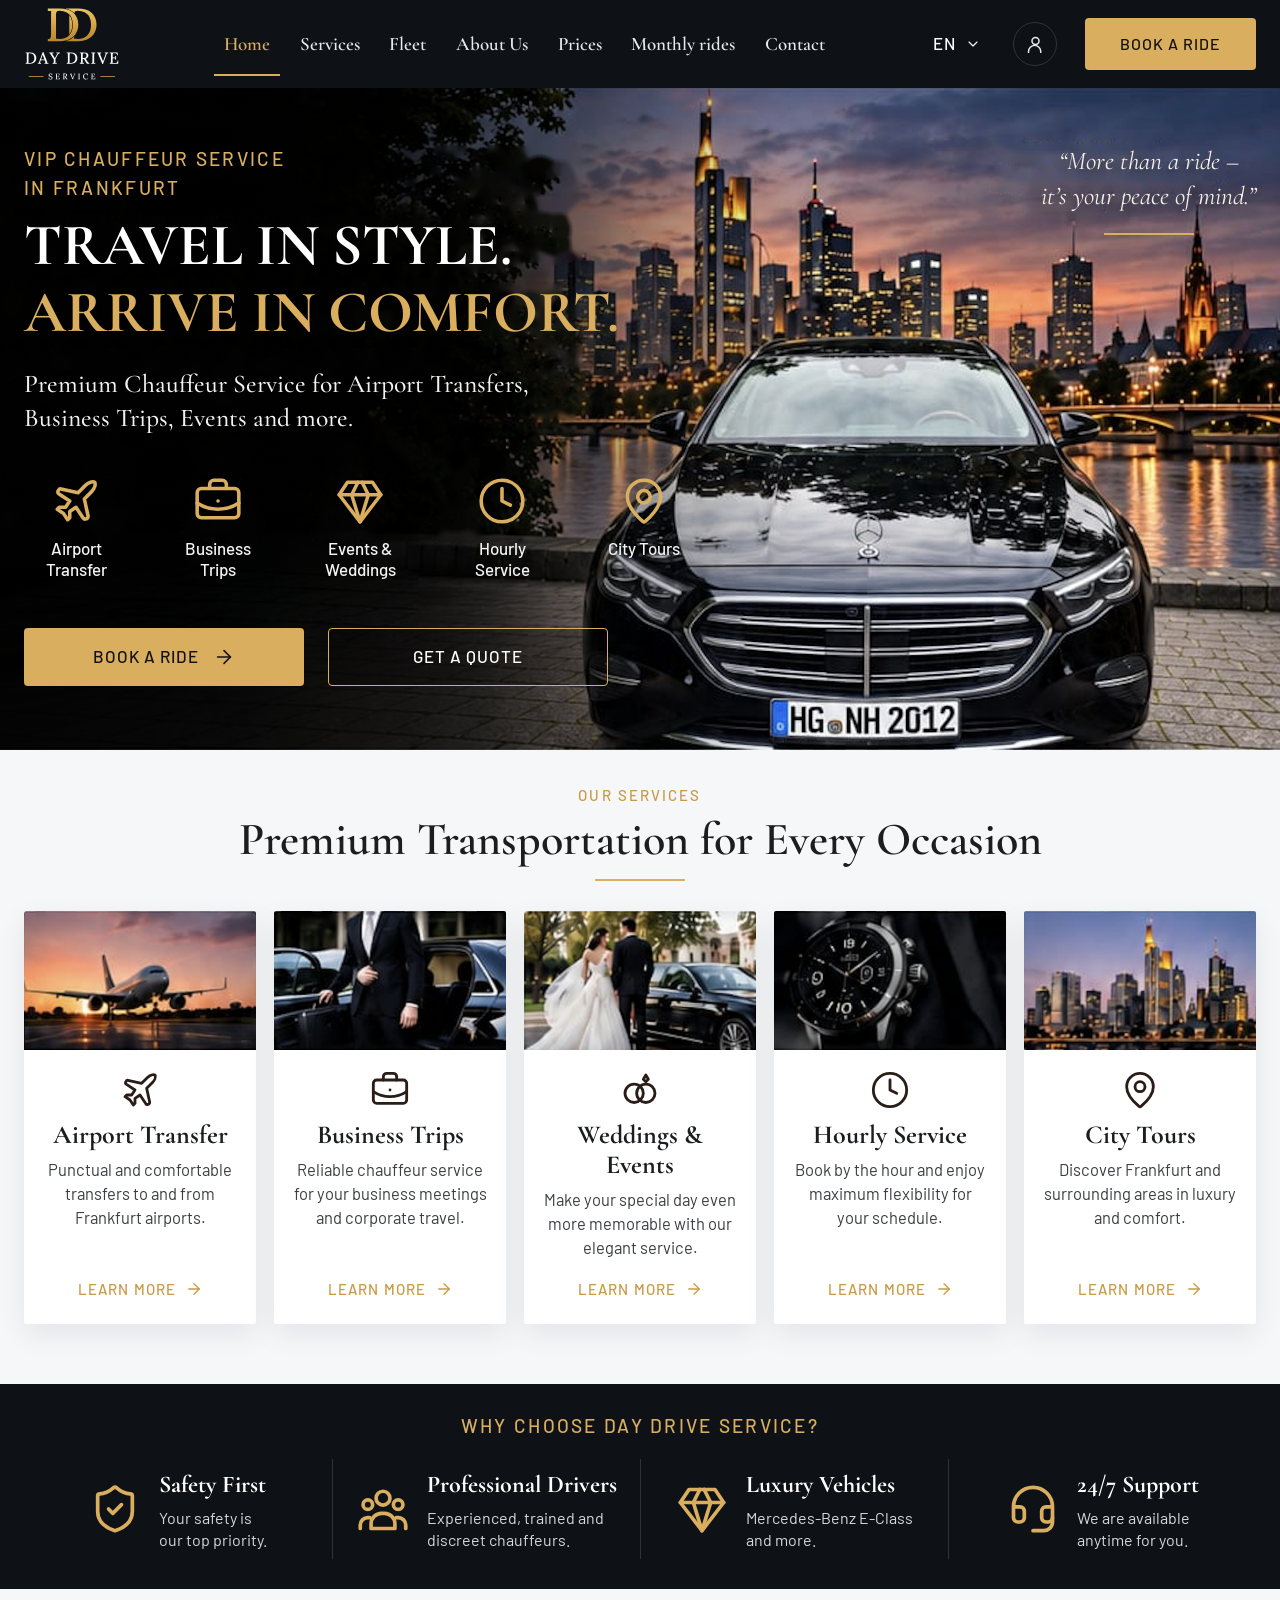
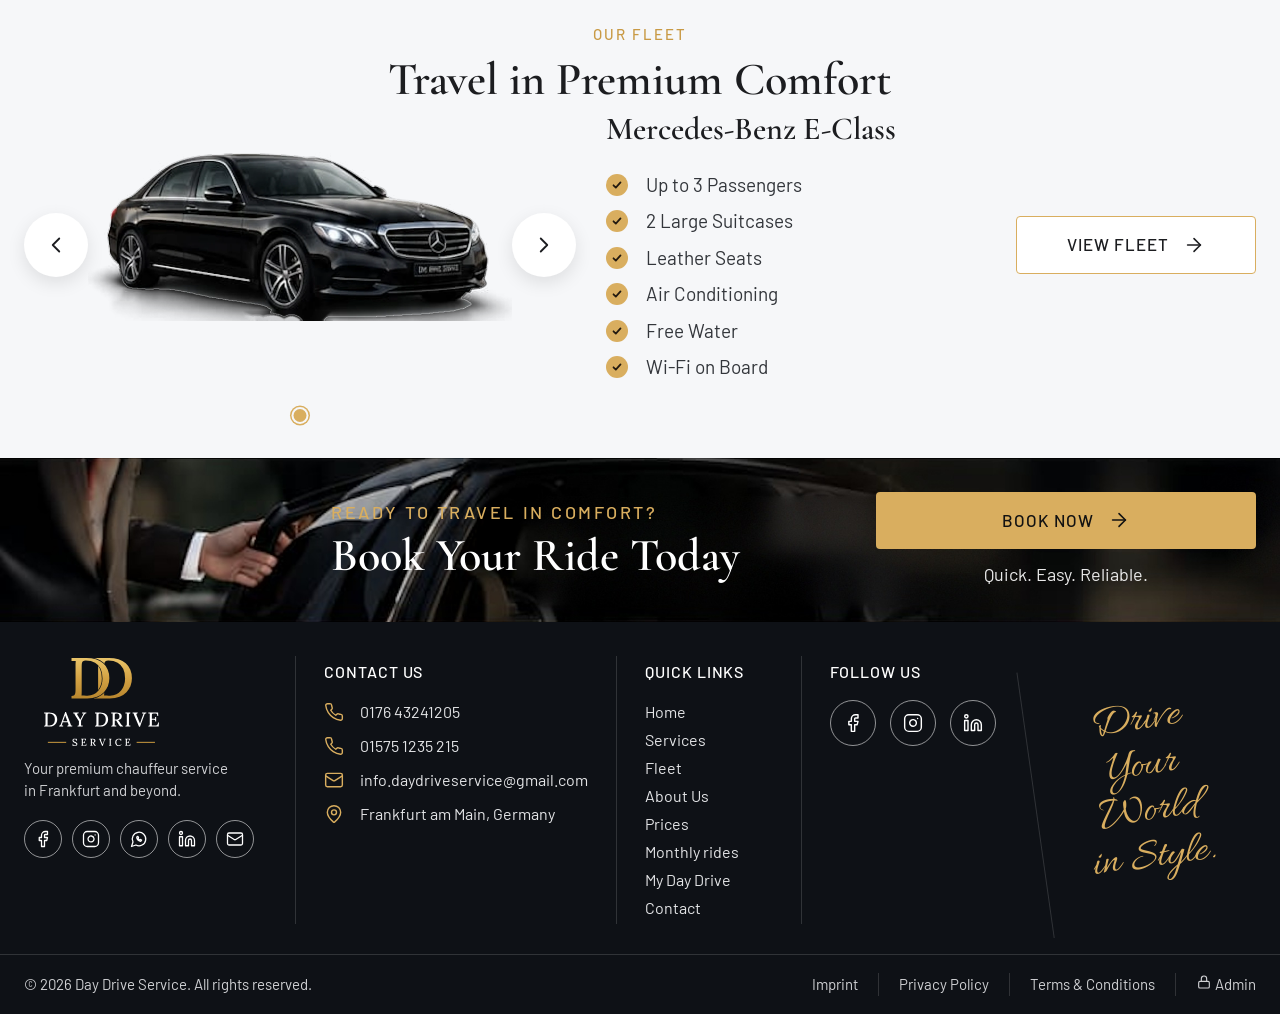
<file: index.html>
<!DOCTYPE html>
<html lang="en">
<head>
  <meta charset="UTF-8">
  <meta name="viewport" content="width=device-width, initial-scale=1, viewport-fit=cover">
  <meta name="theme-color" content="#0e1116">
  <meta name="format-detection" content="telephone=no">
  <title>Day Drive Service | VIP Chauffeur Service in Frankfurt</title>
  <meta name="description" content="Premium chauffeur service in Frankfurt for airport transfers, business trips, weddings, events, hourly bookings and city tours.">
  <link rel="icon" href="assets/images/logo-light.png">
  <link rel="apple-touch-icon" href="assets/images/logo-light.png">
  <link rel="preconnect" href="https://fonts.googleapis.com">
  <link rel="preconnect" href="https://fonts.gstatic.com" crossorigin>
  <link href="https://fonts.googleapis.com/css2?family=Allura&family=Barlow:wght@400;500;600&family=Cormorant+Garamond:ital,wght@0,500;0,600;0,700;1,500&display=swap" rel="stylesheet">
  <link rel="stylesheet" href="css/style.css?v=202609271000">
</head>
<body data-page="home" data-title-key="meta.title">

  <div id="site-header"></div>

  <main>
    <!-- ============ HERO ============ -->
    <section class="hero" aria-labelledby="hero-title">
      <div class="hero-bg" role="img" data-i18n-attr="aria-label:hero.carAlt"></div>
      <div class="container hero-inner">
        <div class="hero-content">
          <p class="eyebrow eyebrow-lg" data-i18n-html="hero.eyebrow"></p>
          <h1 id="hero-title">
            <span class="line-white" data-i18n="hero.title1"></span>
            <span class="line-gold" data-i18n="hero.title2"></span>
          </h1>
          <p class="hero-lead" data-i18n-html="hero.lead"></p>

          <ul class="hero-services">
            <li><a href="#services" data-service="airport"><span data-icon="plane"></span><span data-i18n="svc.airport"></span></a></li>
            <li><a href="#services" data-service="business"><span data-icon="briefcase"></span><span data-i18n="svc.business"></span></a></li>
            <li><a href="#services" data-service="wedding"><span data-icon="gem"></span><span data-i18n="svc.events"></span></a></li>
            <li><a href="#services" data-service="hourly"><span data-icon="clock"></span><span data-i18n="svc.hourly"></span></a></li>
            <li><a href="#services" data-service="vip"><span data-icon="pin"></span><span data-i18n="svc.city"></span></a></li>
          </ul>

          <div class="hero-buttons">
            <a class="btn btn-gold btn-lg" href="booking.html"><span data-i18n="btn.bookRide"></span><span data-icon="arrow"></span></a>
            <a class="btn btn-outline btn-lg" href="booking.html" data-i18n="btn.getQuote"></a>
          </div>
        </div>

        <blockquote class="hero-quote">
          <p data-i18n-html="hero.quote"></p>
        </blockquote>
      </div>
    </section>

    <!-- ============ SERVICES ============ -->
    <section class="section services" id="services" aria-labelledby="services-title">
      <div class="container">
        <header class="section-head">
          <p class="eyebrow" data-i18n="services.eyebrow"></p>
          <h2 id="services-title" data-i18n="services.title"></h2>
        </header>

        <div class="service-grid">
          <article class="service-card">
            <img src="assets/images/service-airport-transfer.jpg" alt="" loading="lazy" width="1062" height="633">
            <div class="service-body">
              <span data-icon="plane" class="service-icon"></span>
              <h3 data-i18n="svc.airport"></h3>
              <p data-i18n="services.airport.text"></p>
              <button class="card-link" type="button" data-service="airport"><span data-i18n="services.more"></span><span data-icon="arrow"></span></button>
            </div>
          </article>
          <article class="service-card">
            <img src="assets/images/service-business-trips.jpg" alt="" loading="lazy" width="1089" height="633">
            <div class="service-body">
              <span data-icon="briefcase" class="service-icon"></span>
              <h3 data-i18n="svc.business"></h3>
              <p data-i18n="services.business.text"></p>
              <button class="card-link" type="button" data-service="business"><span data-i18n="services.more"></span><span data-icon="arrow"></span></button>
            </div>
          </article>
          <article class="service-card">
            <img src="assets/images/service-weddings-events.jpg" alt="" loading="lazy" width="1065" height="633">
            <div class="service-body">
              <span data-icon="rings" class="service-icon"></span>
              <h3 data-i18n="svc.weddings"></h3>
              <p data-i18n="services.weddings.text"></p>
              <button class="card-link" type="button" data-service="wedding"><span data-i18n="services.more"></span><span data-icon="arrow"></span></button>
            </div>
          </article>
          <article class="service-card">
            <img src="assets/images/service-hourly-service.jpg" alt="" loading="lazy" width="1101" height="633">
            <div class="service-body">
              <span data-icon="clock" class="service-icon"></span>
              <h3 data-i18n="svc.hourly"></h3>
              <p data-i18n="services.hourly.text"></p>
              <button class="card-link" type="button" data-service="hourly"><span data-i18n="services.more"></span><span data-icon="arrow"></span></button>
            </div>
          </article>
          <article class="service-card">
            <img src="assets/images/service-city-tours.jpg" alt="" loading="lazy" width="1062" height="609">
            <div class="service-body">
              <span data-icon="pin" class="service-icon"></span>
              <h3 data-i18n="svc.city"></h3>
              <p data-i18n="services.city.text"></p>
              <button class="card-link" type="button" data-service="vip"><span data-i18n="services.more"></span><span data-icon="arrow"></span></button>
            </div>
          </article>
        </div>
        <p class="swipe-hint"><span data-i18n="services.swipe"></span><span data-icon="arrow"></span></p>
      </div>
    </section>

    <!-- ============ WHY CHOOSE US ============ -->
    <section class="why" aria-labelledby="why-title">
      <div class="container">
        <h2 class="eyebrow eyebrow-lg why-title" id="why-title" data-i18n="why.title"></h2>
        <ul class="why-grid">
          <li><span data-icon="shield"></span><div><h3 data-i18n="why.safety.title"></h3><p data-i18n-html="why.safety.text"></p></div></li>
          <li><span data-icon="users"></span><div><h3 data-i18n="why.drivers.title"></h3><p data-i18n-html="why.drivers.text"></p></div></li>
          <li><span data-icon="gem"></span><div><h3 data-i18n="why.vehicles.title"></h3><p data-i18n-html="why.vehicles.text"></p></div></li>
          <li><span data-icon="headset"></span><div><h3 data-i18n="why.support.title"></h3><p data-i18n-html="why.support.text"></p></div></li>
        </ul>
      </div>
    </section>

    <!-- ============ FLEET ============ -->
    <section class="section fleet" id="fleet" aria-labelledby="fleet-title">
      <div class="container">
        <header class="section-head">
          <p class="eyebrow" data-i18n="fleet.eyebrow"></p>
          <h2 id="fleet-title" data-i18n="fleet.title"></h2>
        </header>

        <div class="fleet-slider" data-slider>
          <div class="fleet-track">
            <!-- One .fleet-slide per vehicle. Copy this block to add another car (e.g. V-Class); a dot is added automatically. -->
            <div class="fleet-slide is-active">
              <div class="fleet-image">
                <picture>
                  <source srcset="assets/images/fleet-e-class.webp" type="image/webp">
                  <img src="assets/images/fleet-e-class.png" data-i18n-attr="alt:fleet.eclass.alt" alt="Black Mercedes-Benz E-Class" width="1600" height="648">
                </picture>
              </div>
              <div class="fleet-info">
                <h3 data-i18n="fleet.eclass.name"></h3>
                <ul class="feature-list">
                  <li data-i18n="fleet.feature.passengers"></li>
                  <li data-i18n="fleet.feature.luggage"></li>
                  <li data-i18n="fleet.feature.leather"></li>
                  <li data-i18n="fleet.feature.ac"></li>
                  <li data-i18n="fleet.feature.water"></li>
                  <li data-i18n="fleet.feature.wifi"></li>
                </ul>
              </div>
            </div>
            <button class="slider-arrow slider-prev" type="button" data-i18n-attr="aria-label:fleet.prev"><span data-icon="chevronLeft"></span></button>
            <button class="slider-arrow slider-next" type="button" data-i18n-attr="aria-label:fleet.next"><span data-icon="chevronRight"></span></button>
            <div class="slider-dots"></div>
          </div>

          <a class="btn btn-outline-gold btn-lg fleet-cta" href="#fleet" data-modal-open="fleet-modal"><span data-i18n="btn.viewFleet"></span><span data-icon="arrow"></span></a>
        </div>
      </div>
    </section>

    <!-- ============ CALL TO ACTION ============ -->
    <section class="cta" aria-labelledby="cta-title">
      <div class="container cta-inner">
        <div>
          <p class="eyebrow" data-i18n="cta.eyebrow"></p>
          <h2 id="cta-title" data-i18n="cta.title"></h2>
        </div>
        <div class="cta-action">
          <a class="btn btn-gold btn-lg" href="booking.html"><span data-i18n="btn.bookNow"></span><span data-icon="arrow"></span></a>
          <p data-i18n="cta.tagline"></p>
        </div>
      </div>
    </section>
    <!-- ============ SERVICES POP-UP (opens from the service icons and cards) ============ -->
    <dialog class="svc-modal" id="services-modal" aria-labelledby="svc-modal-title">
      <div class="svc-modal-head">
        <div>
          <p class="eyebrow" data-i18n="modal.eyebrow"></p>
          <h2 id="svc-modal-title" data-i18n="modal.title"></h2>
        </div>
        <button class="svc-close" type="button" data-close data-i18n-attr="aria-label:modal.close"><span data-icon="close"></span></button>
      </div>
      <div class="svc-modal-body">
        <ol class="svc-items">
          <li class="svc-item" id="svc-vip" data-svc="vip">
            <span data-icon="gem" class="svc-icon"></span>
            <div>
              <h3><span class="svc-num"></span><span data-i18n="m.vip.title"></span></h3>
              <p data-i18n="m.vip.text"></p>
            </div>
          </li>
          <li class="svc-item" id="svc-airport" data-svc="airport">
            <span data-icon="plane" class="svc-icon"></span>
            <div>
              <h3><span class="svc-num"></span><span data-i18n="m.airport.title"></span></h3>
              <p data-i18n="m.airport.text"></p>
            </div>
          </li>
          <li class="svc-item" id="svc-business" data-svc="business">
            <span data-icon="briefcase" class="svc-icon"></span>
            <div>
              <h3><span class="svc-num"></span><span data-i18n="m.business.title"></span></h3>
              <p data-i18n="m.business.text"></p>
            </div>
          </li>
          <li class="svc-item" id="svc-wedding" data-svc="wedding">
            <span data-icon="rings" class="svc-icon"></span>
            <div>
              <h3><span class="svc-num"></span><span data-i18n="m.wedding.title"></span></h3>
              <p data-i18n="m.wedding.text"></p>
            </div>
          </li>
          <li class="svc-item" id="svc-family" data-svc="family">
            <span data-icon="users" class="svc-icon"></span>
            <div>
              <h3><span class="svc-num"></span><span data-i18n="m.family.title"></span></h3>
              <p data-i18n="m.family.text"></p>
            </div>
          </li>
          <li class="svc-item" id="svc-school" data-svc="school">
            <span data-icon="school" class="svc-icon"></span>
            <div>
              <h3><span class="svc-num"></span><span data-i18n="m.school.title"></span></h3>
              <p data-i18n="m.school.text"></p>
              <p data-i18n="m.school.text2"></p>
            </div>
          </li>
          <li class="svc-item" id="svc-longterm" data-svc="longterm">
            <span data-icon="calendar" class="svc-icon"></span>
            <div>
              <h3><span class="svc-num"></span><span data-i18n="m.longterm.title"></span></h3>
              <p class="svc-q" data-i18n="m.longterm.q"></p>
              <p data-i18n="m.longterm.text"></p>
              <p class="svc-sub" data-i18n="m.longterm.example"></p>
              <ul class="svc-list"><li data-i18n="m.longterm.l1"></li><li data-i18n="m.longterm.l2"></li><li data-i18n="m.longterm.l3"></li><li data-i18n="m.longterm.l4"></li><li data-i18n="m.longterm.l5"></li><li data-i18n="m.longterm.l6"></li></ul>
              <p data-i18n="m.longterm.offer"></p>
            </div>
          </li>
          <li class="svc-item" id="svc-hourly" data-svc="hourly">
            <span data-icon="clock" class="svc-icon"></span>
            <div>
              <h3><span class="svc-num"></span><span data-i18n="m.hourly.title"></span></h3>
              <p data-i18n="m.hourly.text"></p>
            </div>
          </li>
        </ol>
      </div>
      <div class="svc-modal-foot">
        <p data-i18n="modal.cta"></p>
        <div class="svc-modal-actions">
          <a class="btn btn-outline-gold" href="tel:+4917643241205"><span data-icon="phone"></span><span data-i18n="btn.call"></span></a>
          <a class="btn btn-gold" href="booking.html"><span data-i18n="btn.bookRide"></span><span data-icon="arrow"></span></a>
        </div>
      </div>
    </dialog>
    <!-- ============ FLEET POP-UP (opens from "View Fleet") ============ -->
    <dialog class="svc-modal fm-modal" id="fleet-modal" aria-labelledby="fm-modal-title">
      <div class="svc-modal-head">
        <div>
          <p class="eyebrow" data-i18n="fm.eyebrow"></p>
          <h2 id="fm-modal-title" data-i18n="fm.title"></h2>
        </div>
        <button class="svc-close" type="button" data-close data-i18n-attr="aria-label:modal.close"><span data-icon="close"></span></button>
      </div>
      <div class="svc-modal-body">
        <p class="fm-intro" data-i18n="fm.intro"></p>
        <ul class="fm-grid">
          <li class="fm-card is-featured">
            <div class="fm-media fm-photo"><picture><source srcset="assets/images/fleet-e-class.webp" type="image/webp"><img src="assets/images/fleet-e-class.png" data-i18n-attr="alt:fleet.eclass.alt" alt="Mercedes-Benz E-Class" width="1600" height="648" loading="lazy"></picture></div>
            <div class="fm-body">
              <h3 data-i18n="fm.eclass.name"></h3>
              <p class="fm-tag" data-i18n="fm.eclass.tag"></p>
              <p data-i18n="fm.eclass.text"></p>
            </div>
          </li>
          <li class="fm-card">
            <div class="fm-media"><span data-icon="van"></span></div>
            <div class="fm-body">
              <h3 data-i18n="fm.touran.name"></h3>
              <p class="fm-tag" data-i18n="fm.touran.tag"></p>
              <p data-i18n="fm.touran.text"></p>
            </div>
          </li>
          <li class="fm-card">
            <div class="fm-media"><span data-icon="van"></span></div>
            <div class="fm-body">
              <h3 data-i18n="fm.proace.name"></h3>
              <p class="fm-tag" data-i18n="fm.proace.tag"></p>
              <p data-i18n="fm.proace.text"></p>
            </div>
          </li>
          <li class="fm-card">
            <div class="fm-media"><span data-icon="car"></span></div>
            <div class="fm-body">
              <h3 data-i18n="fm.corolla.name"></h3>
              <p class="fm-tag" data-i18n="fm.corolla.tag"></p>
              <p data-i18n="fm.corolla.text"></p>
            </div>
          </li>
          <li class="fm-card">
            <div class="fm-media"><span data-icon="car"></span></div>
            <div class="fm-body">
              <h3 data-i18n="fm.chr.name"></h3>
              <p class="fm-tag" data-i18n="fm.chr.tag"></p>
              <p data-i18n="fm.chr.text"></p>
            </div>
          </li>
          <li class="fm-card is-more">
            <div class="fm-media"><span data-icon="plus"></span></div>
            <div class="fm-body">
              <h3 data-i18n="fm.more.name"></h3>
              <p class="fm-tag" data-i18n="fm.more.tag"></p>
              <p data-i18n="fm.more.text"></p>
            </div>
          </li>
        </ul>
        <div class="fm-wish">
          <span data-icon="headset"></span>
          <div>
            <h3 data-i18n="fm.wish.title"></h3>
            <p data-i18n="fm.wish.q"></p>
            <p data-i18n="fm.wish.text"></p>
          </div>
        </div>
        <div class="fm-brand">
          <p class="fm-brand-name">Day Drive Service</p>
          <p class="fm-brand-values" data-i18n="fm.brand.values"></p>
          <p data-i18n="fm.brand.text"></p>
        </div>
      </div>
      <div class="svc-modal-foot">
        <p data-i18n="modal.cta"></p>
        <div class="svc-modal-actions">
          <a class="btn btn-outline-gold" href="tel:+4917643241205"><span data-icon="phone"></span><span data-i18n="btn.call"></span></a>
          <a class="btn btn-gold" href="booking.html"><span data-i18n="btn.bookRide"></span><span data-icon="arrow"></span></a>
        </div>
      </div>
    </dialog>
  </main>

  <div id="site-footer"></div>

  <script src="js/translations.js?v=202609271000"></script>
  <script src="js/layout.js?v=202609271000"></script>
  <script src="js/main.js?v=202609271000"></script>
</body>
</html>
</file>
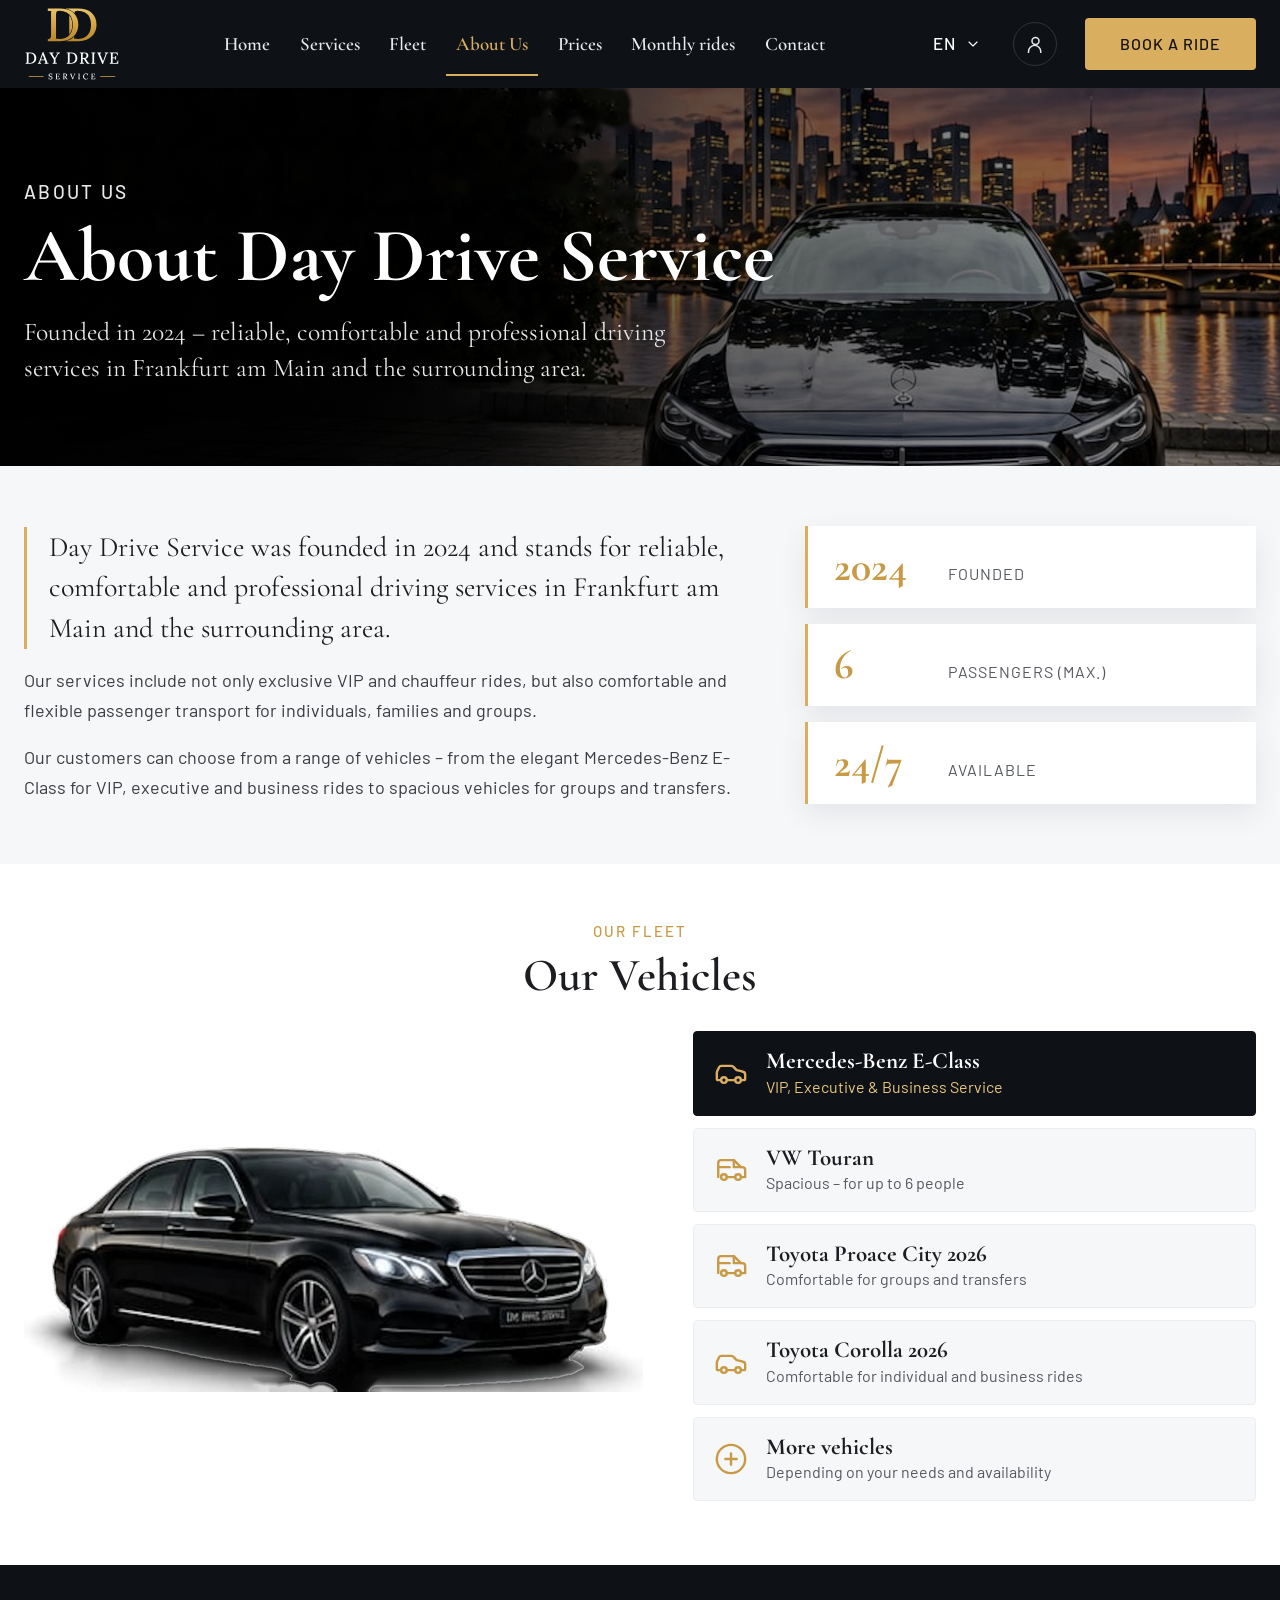
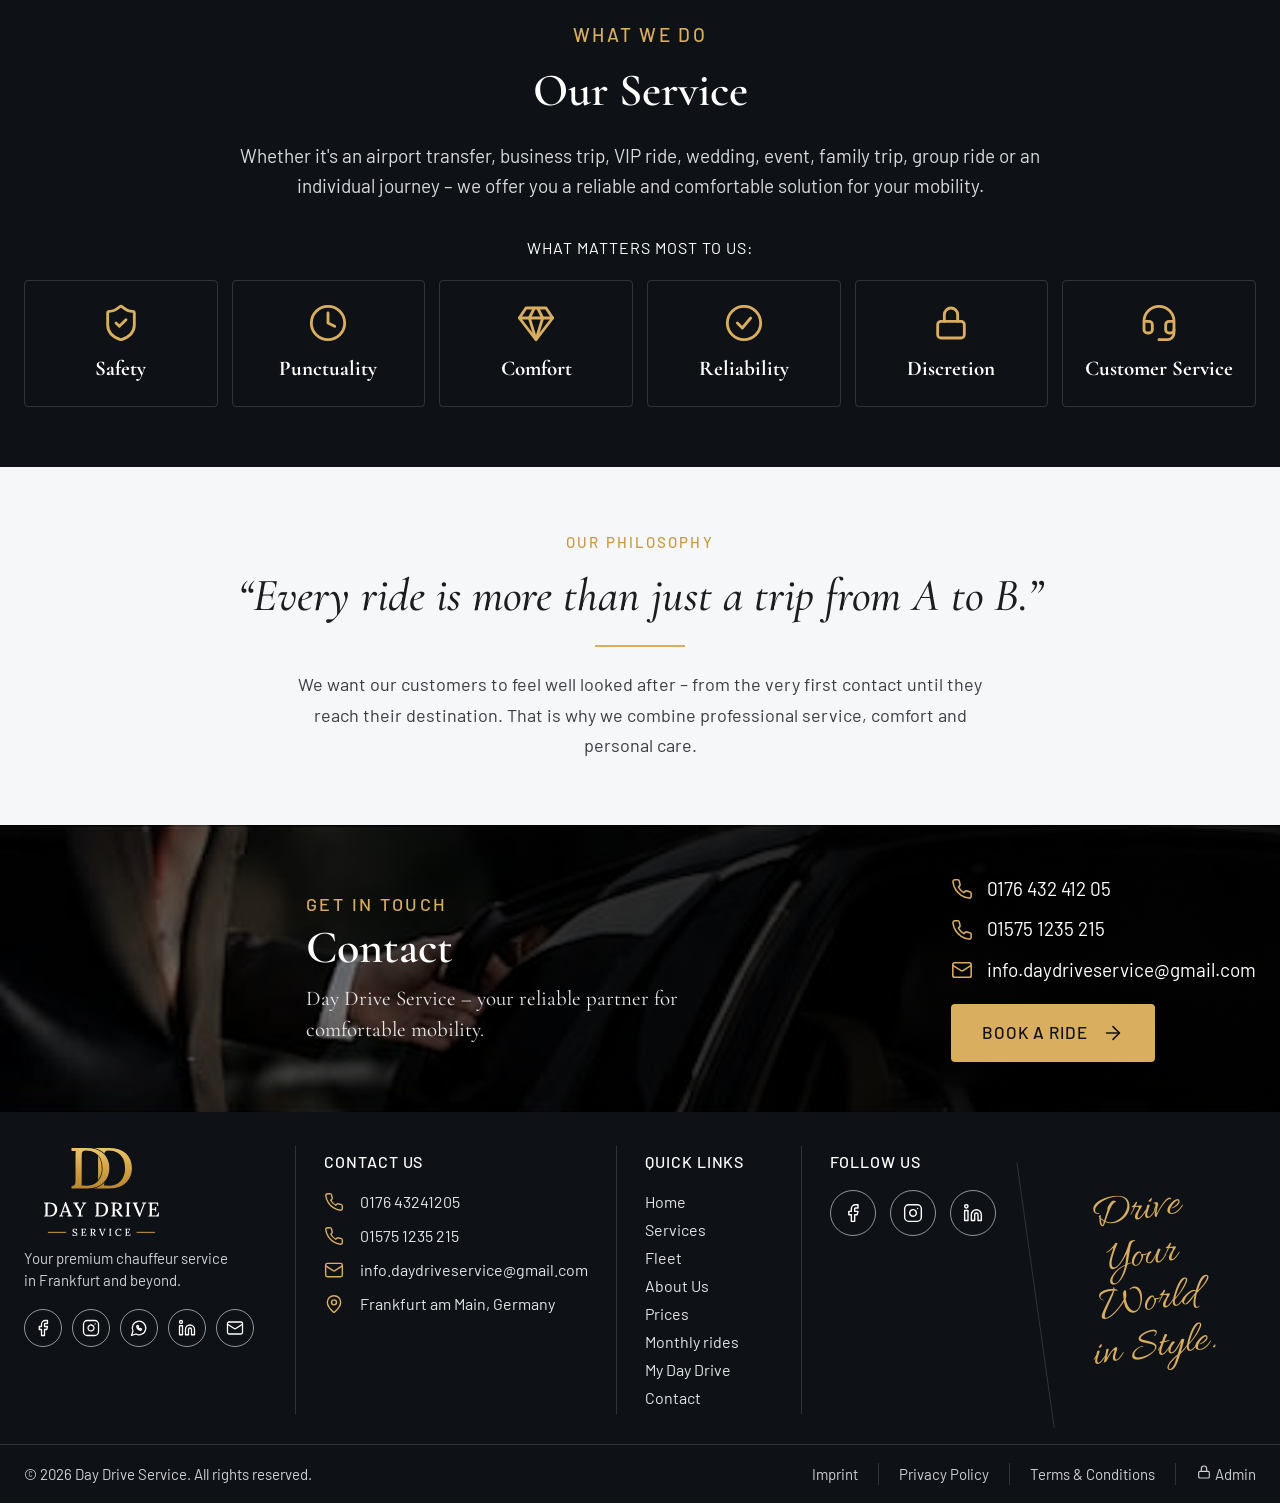
<file: about.html>
<!DOCTYPE html>
<html lang="en">
<head>
  <meta charset="UTF-8">
  <meta name="viewport" content="width=device-width, initial-scale=1, viewport-fit=cover">
  <meta name="theme-color" content="#0e1116">
  <meta name="format-detection" content="telephone=no">
  <title>About Us | Day Drive Service</title>
  <meta name="description" content="Premium chauffeur service in Frankfurt.">
  <link rel="icon" href="assets/images/logo-light.png">
  <link rel="apple-touch-icon" href="assets/images/logo-light.png">
  <link rel="preconnect" href="https://fonts.googleapis.com">
  <link rel="preconnect" href="https://fonts.gstatic.com" crossorigin>
  <link href="https://fonts.googleapis.com/css2?family=Allura&family=Barlow:wght@400;500;600&family=Cormorant+Garamond:ital,wght@0,500;0,600;0,700;1,500&display=swap" rel="stylesheet">
  <link rel="stylesheet" href="css/style.css?v=202609271000">
</head>
<body data-page="about" data-title-key="meta.title.about">

  <div id="site-header"></div>

  <main>
    <!-- ============ HEADER BANNER ============ -->
    <section class="page-hero about-hero">
      <div class="container">
        <p class="eyebrow eyebrow-lg" data-i18n="about.eyebrow"></p>
        <h1 data-i18n="about.title"></h1>
        <p data-i18n="about.lead"></p>
      </div>
    </section>

    <!-- ============ INTRO ============ -->
    <section class="section about-intro">
      <div class="container about-intro-grid">
        <div class="about-text">
          <p class="about-first" data-i18n="about.intro1"></p>
          <p data-i18n="about.intro2"></p>
          <p data-i18n="about.intro3"></p>
        </div>
        <ul class="about-stats">
          <li><strong>2024</strong><span data-i18n="about.stat.year"></span></li>
          <li><strong>6</strong><span data-i18n="about.stat.people"></span></li>
          <li><strong>24/7</strong><span data-i18n="about.stat.support"></span></li>
        </ul>
      </div>
    </section>

    <!-- ============ VEHICLES ============ -->
    <section class="section about-vehicles" id="vehicles">
      <div class="container">
        <header class="section-head">
          <p class="eyebrow" data-i18n="about.vehicles.eyebrow"></p>
          <h2 data-i18n="about.vehicles.title"></h2>
        </header>
        <div class="vehicles-grid">
          <div class="vehicles-image">
            <picture>
              <source srcset="assets/images/fleet-e-class.webp" type="image/webp">
              <img src="assets/images/fleet-e-class.png" data-i18n-attr="alt:fleet.eclass.alt" alt="Black Mercedes-Benz E-Class" width="1600" height="648" loading="lazy">
            </picture>
          </div>
          <ul class="vehicle-list">
            <li class="is-featured"><span data-icon="car"></span><div><h3 data-i18n="about.v1.name"></h3><p data-i18n="about.v1.text"></p></div></li>
            <li><span data-icon="van"></span><div><h3 data-i18n="about.v2.name"></h3><p data-i18n="about.v2.text"></p></div></li>
            <li><span data-icon="van"></span><div><h3 data-i18n="about.v3.name"></h3><p data-i18n="about.v3.text"></p></div></li>
            <li><span data-icon="car"></span><div><h3 data-i18n="about.v4.name"></h3><p data-i18n="about.v4.text"></p></div></li>
            <li><span data-icon="plus"></span><div><h3 data-i18n="about.v5.name"></h3><p data-i18n="about.v5.text"></p></div></li>
          </ul>
        </div>
      </div>
    </section>

    <!-- ============ SERVICE & VALUES ============ -->
    <section class="why about-service">
      <div class="container">
        <p class="eyebrow eyebrow-lg" data-i18n="about.service.eyebrow"></p>
        <h2 data-i18n="about.service.title"></h2>
        <p class="about-service-text" data-i18n="about.service.text"></p>
        <p class="values-title" data-i18n="about.values.title"></p>
        <ul class="values-grid">
          <li><span data-icon="shield"></span><span data-i18n="about.value.safety"></span></li>
          <li><span data-icon="clock"></span><span data-i18n="about.value.punctuality"></span></li>
          <li><span data-icon="gem"></span><span data-i18n="about.value.comfort"></span></li>
          <li><span data-icon="check"></span><span data-i18n="about.value.reliability"></span></li>
          <li><span data-icon="lock"></span><span data-i18n="about.value.discretion"></span></li>
          <li><span data-icon="headset"></span><span data-i18n="about.value.service"></span></li>
        </ul>
      </div>
    </section>

    <!-- ============ PHILOSOPHY ============ -->
    <section class="section about-philosophy">
      <div class="container">
        <p class="eyebrow" data-i18n="about.philosophy.eyebrow"></p>
        <blockquote data-i18n="about.philosophy.quote"></blockquote>
        <p data-i18n="about.philosophy.text"></p>
      </div>
    </section>

    <!-- ============ CONTACT ============ -->
    <section class="cta about-contact">
      <div class="container about-contact-inner">
        <div>
          <p class="eyebrow" data-i18n="about.contact.eyebrow"></p>
          <h2 data-i18n="about.contact.title"></h2>
          <p class="about-closing" data-i18n="about.closing"></p>
        </div>
        <ul class="about-contact-list">
          <li><a href="tel:+4917643241205"><span data-icon="phone"></span>0176 432 412 05</a></li>
          <li><a href="tel:+4915751235215"><span data-icon="phone"></span>01575 1235 215</a></li>
          <li><a href="mailto:info.daydriveservice@gmail.com"><span data-icon="mail"></span>info.daydriveservice@gmail.com</a></li>
          <li><a class="btn btn-gold btn-lg" href="booking.html"><span data-i18n="btn.bookRide"></span><span data-icon="arrow"></span></a></li>
        </ul>
      </div>
    </section>
  </main>

  <div id="site-footer"></div>

  <script src="js/translations.js?v=202609271000"></script>
  <script src="js/layout.js?v=202609271000"></script>
  <script src="js/main.js?v=202609271000"></script>
</body>
</html>
</file>
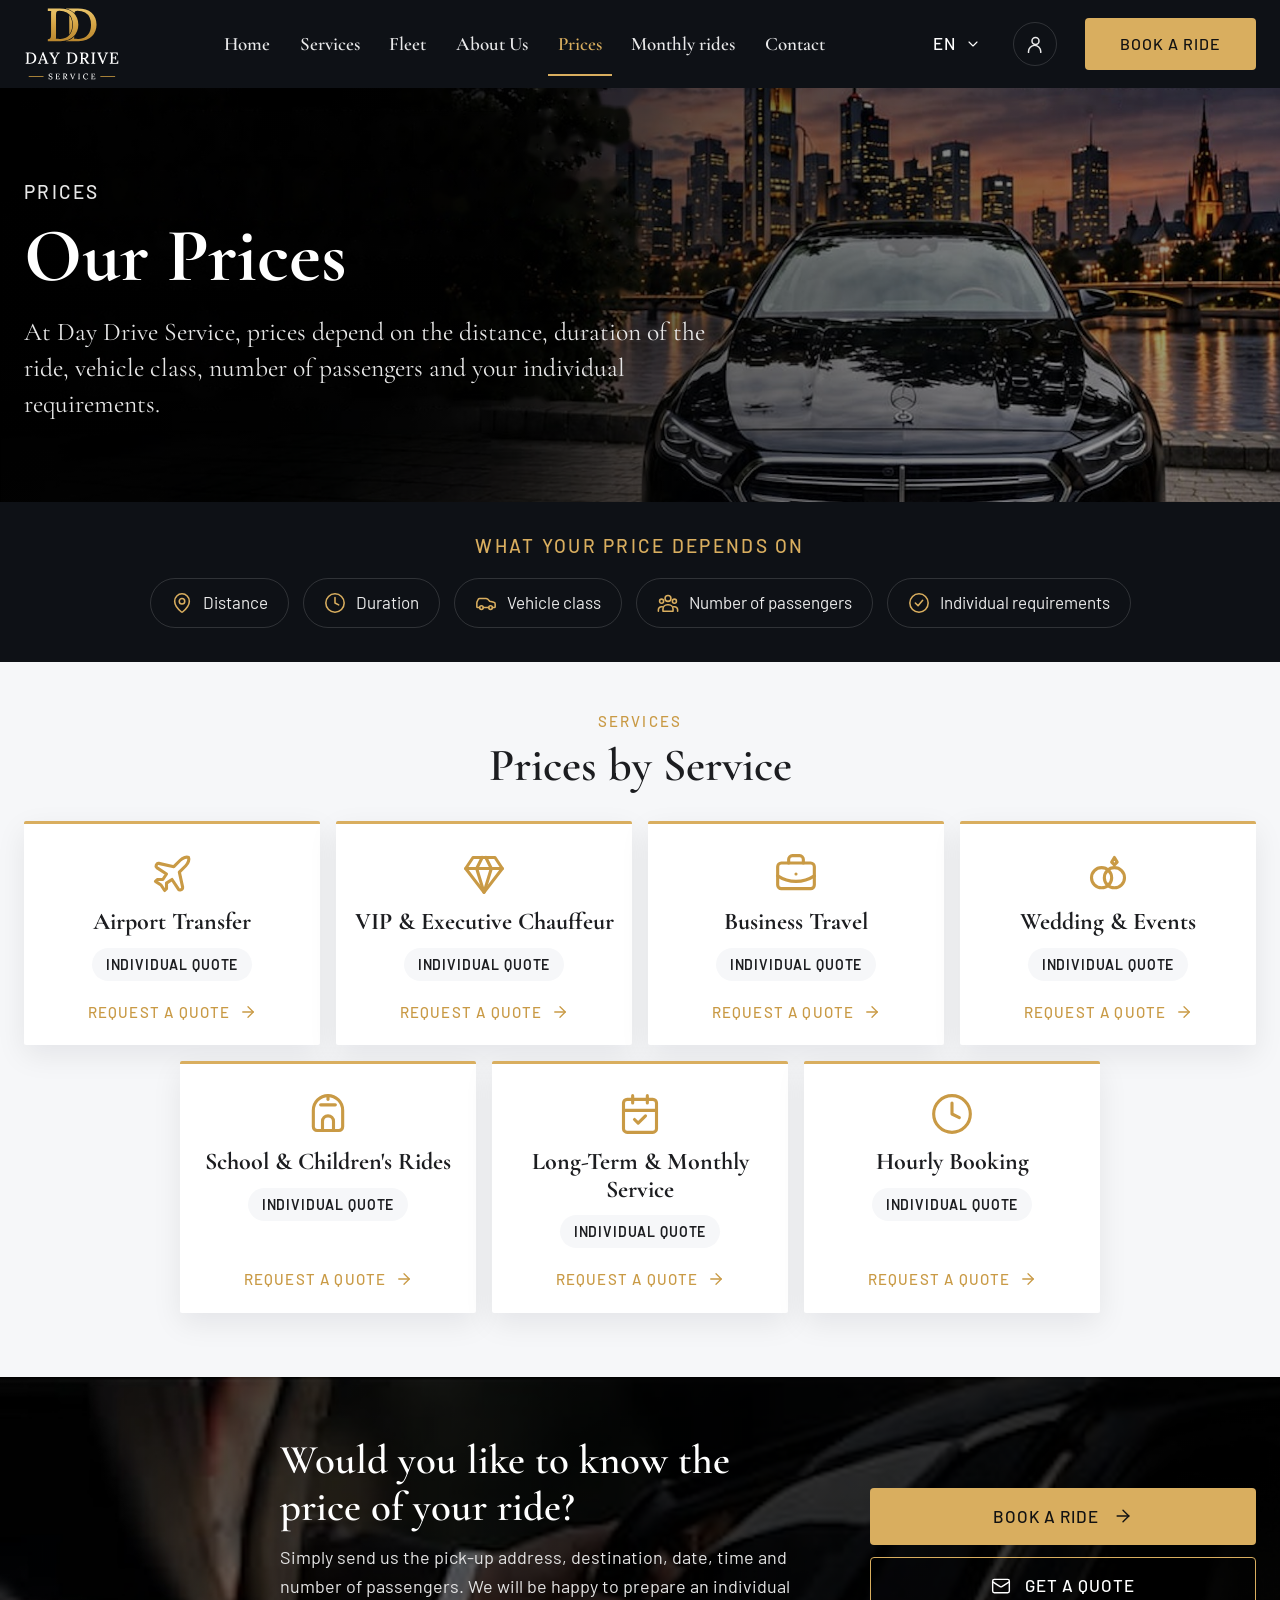
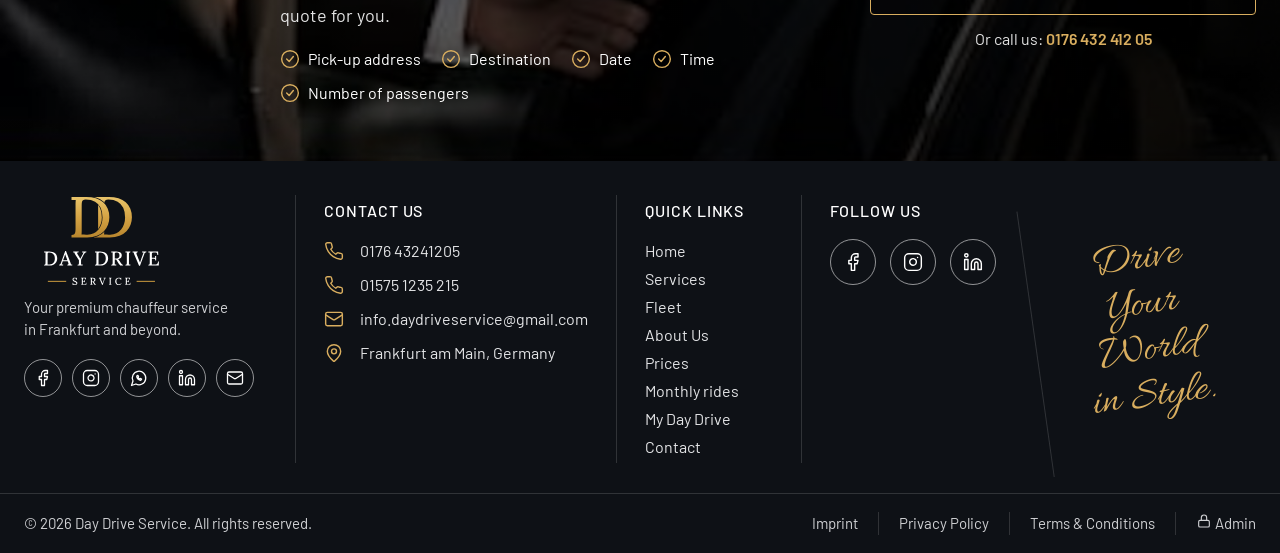
<file: prices.html>
<!DOCTYPE html>
<html lang="en">
<head>
  <meta charset="UTF-8">
  <meta name="viewport" content="width=device-width, initial-scale=1, viewport-fit=cover">
  <meta name="theme-color" content="#0e1116">
  <meta name="format-detection" content="telephone=no">
  <title>Prices | Day Drive Service</title>
  <meta name="description" content="Premium chauffeur service in Frankfurt.">
  <link rel="icon" href="assets/images/logo-light.png">
  <link rel="apple-touch-icon" href="assets/images/logo-light.png">
  <link rel="preconnect" href="https://fonts.googleapis.com">
  <link rel="preconnect" href="https://fonts.gstatic.com" crossorigin>
  <link href="https://fonts.googleapis.com/css2?family=Allura&family=Barlow:wght@400;500;600&family=Cormorant+Garamond:ital,wght@0,500;0,600;0,700;1,500&display=swap" rel="stylesheet">
  <link rel="stylesheet" href="css/style.css?v=202609271000">
</head>
<body data-page="prices" data-title-key="meta.title.prices">

  <div id="site-header"></div>

  <main>
    <!-- ============ HEADER BANNER ============ -->
    <section class="page-hero about-hero">
      <div class="container">
        <p class="eyebrow eyebrow-lg" data-i18n="pr.eyebrow"></p>
        <h1 data-i18n="pr.title"></h1>
        <p data-i18n="pr.lead"></p>
      </div>
    </section>

    <!-- ============ WHAT THE PRICE DEPENDS ON ============ -->
    <section class="why price-factors">
      <div class="container">
        <h2 class="eyebrow eyebrow-lg why-title" data-i18n="pr.factors"></h2>
        <ul class="factor-list"><li><span data-icon="pin"></span><span data-i18n="pr.f.distance"></span></li><li><span data-icon="clock"></span><span data-i18n="pr.f.duration"></span></li><li><span data-icon="car"></span><span data-i18n="pr.f.vehicle"></span></li><li><span data-icon="users"></span><span data-i18n="pr.f.people"></span></li><li><span data-icon="check"></span><span data-i18n="pr.f.needs"></span></li></ul>
      </div>
    </section>

    <!-- ============ PRICES BY SERVICE ============ -->
    <section class="section prices">
      <div class="container">
        <header class="section-head">
          <p class="eyebrow" data-i18n="pr.list.eyebrow"></p>
          <h2 data-i18n="pr.list.title"></h2>
        </header>
        <ul class="price-grid">
          <li class="price-card">
            <span data-icon="plane" class="price-icon"></span>
            <h3 data-i18n="pr.airport"></h3>
            <p class="price-value" data-i18n="pr.price"></p>
            <a class="card-link price-link" href="#quote"><span data-i18n="pr.request"></span><span data-icon="arrow"></span></a>
          </li>
          <li class="price-card">
            <span data-icon="gem" class="price-icon"></span>
            <h3 data-i18n="pr.vip"></h3>
            <p class="price-value" data-i18n="pr.price"></p>
            <a class="card-link price-link" href="#quote"><span data-i18n="pr.request"></span><span data-icon="arrow"></span></a>
          </li>
          <li class="price-card">
            <span data-icon="briefcase" class="price-icon"></span>
            <h3 data-i18n="pr.business"></h3>
            <p class="price-value" data-i18n="pr.price"></p>
            <a class="card-link price-link" href="#quote"><span data-i18n="pr.request"></span><span data-icon="arrow"></span></a>
          </li>
          <li class="price-card">
            <span data-icon="rings" class="price-icon"></span>
            <h3 data-i18n="pr.wedding"></h3>
            <p class="price-value" data-i18n="pr.price"></p>
            <a class="card-link price-link" href="#quote"><span data-i18n="pr.request"></span><span data-icon="arrow"></span></a>
          </li>
          <li class="price-card">
            <span data-icon="school" class="price-icon"></span>
            <h3 data-i18n="pr.school"></h3>
            <p class="price-value" data-i18n="pr.price"></p>
            <a class="card-link price-link" href="#quote"><span data-i18n="pr.request"></span><span data-icon="arrow"></span></a>
          </li>
          <li class="price-card">
            <span data-icon="calendar" class="price-icon"></span>
            <h3 data-i18n="pr.longterm"></h3>
            <p class="price-value" data-i18n="pr.price"></p>
            <a class="card-link price-link" href="#quote"><span data-i18n="pr.request"></span><span data-icon="arrow"></span></a>
          </li>
          <li class="price-card">
            <span data-icon="clock" class="price-icon"></span>
            <h3 data-i18n="pr.hourly"></h3>
            <p class="price-value" data-i18n="pr.price"></p>
            <a class="card-link price-link" href="#quote"><span data-i18n="pr.request"></span><span data-icon="arrow"></span></a>
          </li>
        </ul>
      </div>
    </section>

    <!-- ============ GET A QUOTE ============ -->
    <section class="cta about-contact price-quote" id="quote">
      <div class="container quote-inner">
        <div class="quote-text">
          <h2 data-i18n="pr.quote.title"></h2>
          <p data-i18n="pr.quote.text"></p>
          <ul class="quote-list"><li><span data-icon="check"></span><span data-i18n="pr.q.from"></span></li><li><span data-icon="check"></span><span data-i18n="pr.q.to"></span></li><li><span data-icon="check"></span><span data-i18n="pr.q.date"></span></li><li><span data-icon="check"></span><span data-i18n="pr.q.time"></span></li><li><span data-icon="check"></span><span data-i18n="pr.q.people"></span></li></ul>
        </div>
        <div class="quote-actions">
          <a class="btn btn-gold btn-lg" href="booking.html"><span data-i18n="btn.bookRide"></span><span data-icon="arrow"></span></a>
          <a class="btn btn-outline btn-lg" href="mailto:info.daydriveservice@gmail.com" data-i18n-attr="href:pr.mailto"><span data-icon="mail"></span><span data-i18n="btn.getQuote"></span></a>
          <p class="quote-call"><span data-i18n="pr.quote.call"></span> <a href="tel:+4917643241205">0176 432 412 05</a></p>
        </div>
      </div>
    </section>
  </main>

  <div id="site-footer"></div>

  <script src="js/translations.js?v=202609271000"></script>
  <script src="js/layout.js?v=202609271000"></script>
  <script src="js/main.js?v=202609271000"></script>
</body>
</html>
</file>
<file: css/style.css>
/* ==========================================================
   Day Drive Service – main stylesheet
   ========================================================== */
:root {
  --gold: #d9ae5f;
  --gold-strong: #c99a45;
  --gold-soft: #e9c77f;
  --ink: #0e1116;          /* header / dark sections */
  --ink-2: #151a21;
  --text: #1c1d20;
  --muted: #55585e;
  --light: #f6f7f9;        /* light sections */
  --white: #ffffff;
  --line: rgba(255, 255, 255, 0.14);
  --radius: 4px;
  --header-h: 88px;
  --serif: "Cormorant Garamond", "Times New Roman", Georgia, serif;
  --sans: "Barlow", "Helvetica Neue", Arial, sans-serif;
  --script: "Allura", "Brush Script MT", cursive;
  --shadow: 0 10px 30px rgba(10, 14, 20, 0.08);
}

*,
*::before,
*::after { box-sizing: border-box; }

html { scroll-behavior: smooth; -webkit-text-size-adjust: 100%; }
@media (prefers-reduced-motion: reduce) { html { scroll-behavior: auto; } }

body {
  margin: 0;
  font-family: var(--sans);
  font-size: 17px;
  line-height: 1.5;
  color: var(--text);
  background: var(--light);
  -webkit-font-smoothing: antialiased;
}

img { max-width: 100%; display: block; }
a { color: inherit; text-decoration: none; }
ul { list-style: none; margin: 0; padding: 0; }
h1, h2, h3, p { margin: 0; }
button { font: inherit; cursor: pointer; }

/* sections land below the fixed header when jumping from the menu */
section[id], footer[id] { scroll-margin-top: calc(var(--header-h) - 1px); }

.container { width: min(1240px, 100% - 48px); margin-inline: auto; }

.icon { width: 1em; height: 1em; flex: none; }
.icon-sm { width: 16px; height: 16px; }

/* ---------- Buttons ---------- */
.btn {
  display: inline-flex;
  align-items: center;
  justify-content: center;
  gap: 14px;
  padding: 12px 26px;
  border: 1.5px solid transparent;
  border-radius: var(--radius);
  font-family: var(--sans);
  font-weight: 500;
  font-size: 16px;
  letter-spacing: 0.06em;
  text-transform: uppercase;
  white-space: nowrap;
  transition: background-color .2s, color .2s, border-color .2s, transform .2s;
}
.btn .icon { width: 22px; height: 22px; transition: transform .2s; }
.btn:hover .icon { transform: translateX(4px); }
.btn-lg { padding: 15px 30px; font-size: 17px; }
.btn-gold { background: var(--gold); color: #121212; }
.btn-gold:hover { background: var(--gold-soft); }
.btn-outline { border-color: var(--gold); color: var(--white); background: rgba(0, 0, 0, .25); }
.btn-outline:hover { background: var(--gold); color: #121212; }
.btn-outline-gold { border-color: var(--gold); color: var(--text); background: var(--white); }
.btn-outline-gold:hover { background: var(--gold); }

.eyebrow {
  font-family: var(--sans);
  font-weight: 500;
  font-size: 15px;
  letter-spacing: 0.14em;
  text-transform: uppercase;
  color: var(--gold-strong);
}
.eyebrow-lg { font-size: 19px; color: var(--gold); letter-spacing: 0.12em; }

/* ==========================================================
   Header
   ========================================================== */
.site-header {
  position: fixed;
  inset: 0 0 auto 0;
  z-index: 50;
  height: var(--header-h);
  background: var(--ink);
  transition: box-shadow .3s;
}
.site-header.scrolled { box-shadow: 0 6px 24px rgba(0, 0, 0, .35); }
.header-inner { height: 100%; display: flex; align-items: center; gap: 32px; }
.brand img { height: 74px; width: auto; }

.main-nav { flex: 1; display: flex; justify-content: center; }
.main-nav ul { display: flex; gap: clamp(18px, 3vw, 48px); }
.nav-link {
  position: relative;
  display: block;
  padding: 10px 2px;
  font-family: var(--serif);
  font-size: 19px;
  font-weight: 600;
  color: #e9e9ea;
  transition: color .2s;
}
.nav-link::after {
  content: "";
  position: absolute;
  left: -8px; right: -8px; bottom: -8px;
  height: 2px;
  background: var(--gold);
  transform: scaleX(0);
  transition: transform .25s;
}
.nav-link:hover, .nav-link.active { color: var(--gold); }
.nav-link.active::after { transform: scaleX(1); }
.nav-book-mobile { display: none; }

.header-actions { display: flex; align-items: center; gap: 28px; }

/* language switch */
.lang { position: relative; }
.lang-toggle {
  display: flex; align-items: center; gap: 10px;
  padding: 8px 4px;
  background: none; border: 0;
  color: var(--white);
  font-weight: 500; font-size: 17px; letter-spacing: .04em;
}
.lang.open .lang-toggle .icon { transform: rotate(180deg); }
.lang-toggle .icon { transition: transform .2s; }
.lang-menu {
  position: absolute; right: 0; top: calc(100% + 10px);
  min-width: 160px;
  padding: 6px;
  background: var(--ink-2);
  border: 1px solid var(--line);
  border-radius: var(--radius);
  box-shadow: 0 12px 30px rgba(0, 0, 0, .4);
  opacity: 0; visibility: hidden; transform: translateY(-6px);
  transition: opacity .2s, transform .2s, visibility .2s;
}
.lang.open .lang-menu { opacity: 1; visibility: visible; transform: none; }
.lang-menu button {
  display: flex; gap: 10px; width: 100%;
  padding: 9px 12px;
  background: none; border: 0; border-radius: 3px;
  color: #e9e9ea; text-align: left; font-size: 16px;
}
.lang-menu button span { color: var(--gold); font-weight: 600; width: 24px; }
.lang-menu button:hover, .lang-menu button[aria-selected="true"] { background: rgba(217, 174, 95, .14); }

.header-book { padding: 13px 34px; }

.menu-toggle {
  display: none;
  width: 44px; height: 44px;
  align-items: center; justify-content: center;
  background: none; border: 1px solid var(--line); border-radius: var(--radius);
  color: var(--white);
}
.menu-toggle .icon { width: 24px; height: 24px; }
.menu-toggle .icon-close { display: none; }
.nav-open .menu-toggle .icon-open { display: none; }
.nav-open .menu-toggle .icon-close { display: block; }

/* ==========================================================
   Hero
   ========================================================== */
.hero {
  position: relative;
  margin-top: var(--header-h);
  min-height: clamp(560px, 48vw, 820px);
  display: flex;
  align-items: center;
  color: var(--white);
  background: #050608;
  overflow: hidden;
}
.hero-bg {
  position: absolute; inset: 0;
  background: url("../assets/images/hero.jpg") right center / cover no-repeat;
}
.hero-bg::after {             /* keeps the left side dark for the text */
  content: "";
  position: absolute; inset: 0;
  background: linear-gradient(90deg, rgba(0,0,0,.78) 0%, rgba(0,0,0,.55) 38%, rgba(0,0,0,0) 62%);
}
.hero-inner { position: relative; display: flex; justify-content: space-between; gap: 40px; padding-block: 56px 64px; }
.hero-content { max-width: 720px; }
.hero .eyebrow { margin-bottom: 14px; line-height: 1.55; }
.hero h1 {
  font-family: var(--serif);
  font-weight: 700;
  font-size: clamp(40px, 4.6vw, 74px);
  line-height: 1;
  text-transform: uppercase;
  letter-spacing: -0.005em;
}
.hero h1 span { display: block; }
@media (min-width: 981px) { .hero h1 span { white-space: nowrap; } }
.line-gold { color: var(--gold); margin-top: 8px; }
.hero-lead {
  margin-top: 24px;
  font-family: var(--serif);
  font-size: clamp(20px, 2vw, 28px);
  font-weight: 500;
  line-height: 1.35;
  color: #f1f1f1;
}
.hero-services { display: flex; flex-wrap: wrap; gap: 14px 38px; margin-top: 40px; }
.hero-services a {
  display: flex; flex-direction: column; align-items: center; gap: 12px;
  width: 104px; text-align: center;
  font-size: 17px; font-weight: 500; line-height: 1.25; color: #f3f3f3;
  transition: color .2s;
}
.hero-services .icon { width: 50px; height: 50px; color: var(--gold); stroke-width: 1.5; transition: transform .2s; }
.hero-services a:hover { color: var(--gold); }
.hero-services a:hover .icon { transform: translateY(-3px); }
.hero-buttons { display: flex; flex-wrap: wrap; gap: 24px; margin-top: 48px; }
.hero-buttons .btn { min-width: 280px; }

.hero-quote {
  margin: 0;
  align-self: flex-start;
  text-align: center;
  font-family: var(--serif);
  font-style: italic;
  font-size: clamp(22px, 2vw, 30px);
  line-height: 1.35;
  color: #f4f0e8;
  text-shadow: 0 2px 12px rgba(0,0,0,.45);
}
.hero-quote::after { content: ""; display: block; width: 90px; height: 2px; margin: 20px auto 0; background: var(--gold); }

/* ==========================================================
   Sections
   ========================================================== */
.section { padding-block: 34px 60px; background: var(--light); }
.section-head { text-align: center; margin-bottom: 30px; }
.section-head h2 {
  margin-top: 8px;
  font-family: var(--serif);
  font-weight: 600;
  font-size: clamp(32px, 3.6vw, 50px);
  line-height: 1.1;
  color: var(--text);
}
.services .section-head h2::after {
  content: ""; display: block; width: 90px; height: 2px; margin: 14px auto 0; background: var(--gold);
}

/* Services */
.swipe-hint { display: none; align-items: center; justify-content: center; gap: 6px; margin-top: 4px; font-size: 14px; color: var(--muted); }
.swipe-hint .icon { width: 16px; height: 16px; color: var(--gold-strong); }
.service-grid { display: grid; grid-template-columns: repeat(5, 1fr); gap: 18px; }
.service-card {
  display: flex; flex-direction: column;
  background: var(--white);
  box-shadow: var(--shadow);
  border-radius: 2px;
  overflow: hidden;
  transition: transform .25s, box-shadow .25s;
}
.service-card:hover { transform: translateY(-4px); box-shadow: 0 16px 36px rgba(10, 14, 20, .14); }
.service-card img { width: 100%; height: auto; aspect-ratio: 16 / 9.6; object-fit: cover; }
.service-body { padding: 20px 18px 24px; text-align: center; }
.service-icon { width: 40px; height: 40px; color: #2a1d18; margin: 0 auto 10px; stroke-width: 1.8; }
.service-body h3 { font-family: var(--serif); font-weight: 700; font-size: 26px; line-height: 1.15; margin-bottom: 8px; }
.service-body p { color: #3c3e43; font-size: 16.5px; line-height: 1.45; }

/* Why choose us */
.why { background: var(--ink); color: var(--white); padding-block: 28px 30px; }
.why-title { text-align: center; margin-bottom: 18px; }
.why-grid { display: grid; grid-template-columns: repeat(4, 1fr); }
.why-grid li { display: flex; align-items: center; justify-content: center; gap: 18px; padding: 8px 18px; }
.why-grid li + li { border-left: 1px solid var(--line); }
.why-grid .icon { width: 52px; height: 52px; color: var(--gold); stroke-width: 1.4; }
.why-grid h3 { font-family: var(--serif); font-weight: 700; font-size: 24px; margin-bottom: 4px; white-space: nowrap; }
.why-grid p { color: #d8d9db; font-size: 16px; line-height: 1.4; }

/* Fleet */
.fleet { padding-bottom: 36px; }
.fleet .section-head { margin-bottom: 0; }
.fleet-slider { display: grid; grid-template-columns: 1fr auto; align-items: center; gap: 40px; }
.fleet-track { position: relative; padding-bottom: 36px; }
.fleet-slide { display: none; grid-template-columns: 58% 1fr; align-items: center; gap: 30px; }
.fleet-slide.is-active { display: grid; animation: fade .45s ease; }
@keyframes fade { from { opacity: 0; transform: translateX(12px); } to { opacity: 1; transform: none; } }
.fleet-image { padding: 0 64px; margin-top: -20px; }
.fleet-image img { width: 100%; height: auto; }
.fleet-info h3 { font-family: var(--serif); font-weight: 600; font-size: 32px; margin-bottom: 14px; }
.feature-list li {
  position: relative;
  padding: 4px 0 4px 40px;
  font-size: 19px;
  color: #33363b;
}
.feature-list li::before {
  content: "";
  position: absolute; left: 0; top: 50%;
  width: 22px; height: 22px; margin-top: -11px;
  border-radius: 50%;
  background: var(--gold) url("data:image/svg+xml,%3Csvg xmlns='http://www.w3.org/2000/svg' viewBox='0 0 24 24' fill='none' stroke='%23231a10' stroke-width='3' stroke-linecap='round' stroke-linejoin='round'%3E%3Cpath d='m6 12.5 4 4 8-9'/%3E%3C/svg%3E") center / 14px no-repeat;
}
.slider-arrow {
  position: absolute; top: calc(50% - 18px); z-index: 2;
  width: 64px; height: 64px;
  display: flex; align-items: center; justify-content: center;
  border: 0; border-radius: 50%;
  background: var(--white);
  color: var(--text);
  box-shadow: 0 6px 18px rgba(0, 0, 0, .1);
  transform: translateY(-50%);
  transition: background .2s, color .2s;
}
.slider-arrow:hover { background: var(--gold); }
.slider-arrow .icon { width: 26px; height: 26px; stroke-width: 2; }
.slider-prev { left: 0; }
.slider-next { left: calc(58% - 64px); }
.slider-dots { position: absolute; bottom: 0; left: 29%; transform: translateX(-50%); display: flex; gap: 14px; }
.slider-dots button {
  width: 13px; height: 13px; padding: 0;
  border-radius: 50%; border: 0;
  background: #9a9ca1;
}
.slider-dots button.is-active { background: var(--gold); box-shadow: 0 0 0 2px var(--light), 0 0 0 3.5px var(--gold); }
.fleet-cta { padding-inline: 50px; margin-bottom: 36px; }

/* Call to action */
.cta {
  position: relative;
  color: var(--white);
  background: #0b0c0e url("../assets/images/cta-background.jpg") left center / cover no-repeat;
  padding-block: 34px;
}
.cta-inner { display: flex; align-items: center; justify-content: space-between; gap: 30px; padding-left: clamp(0px, 24vw, 320px); }
.cta .eyebrow { color: var(--gold); font-size: 18px; }
.cta h2 { margin-top: 4px; font-family: var(--serif); font-weight: 600; font-size: clamp(34px, 3.6vw, 52px); line-height: 1.1; }
.cta-action { text-align: center; }
.cta-action .btn { min-width: 380px; }
.cta-action p { margin-top: 12px; font-size: 18px; color: #eaeaea; }

/* ==========================================================
   Footer (Contact)
   ========================================================== */
.site-footer { background: var(--ink); color: #e3e4e6; }
.footer-grid {
  display: grid;
  grid-template-columns: 1.1fr 1.2fr .75fr .95fr .9fr;
  padding-block: 34px 30px;
}
.footer-grid > * { padding-inline: 28px; }
.footer-grid > * + * { border-left: 1px solid var(--line); }
.footer-grid > :first-child { padding-left: 0; }
.footer-brand { text-align: left; }
.footer-brand .brand img { height: 92px; margin: 0 0 10px 18px; }
.footer-brand p { font-size: 15px; line-height: 1.45; color: #cfd0d3; }
.site-footer h3 {
  font-family: var(--sans); font-weight: 500; font-size: 16px; letter-spacing: .06em;
  text-transform: uppercase; color: var(--white); margin: 4px 0 16px;
}
.contact-list li { display: flex; align-items: center; gap: 16px; margin-bottom: 10px; font-size: 16px; }
.contact-list .icon { width: 20px; height: 20px; color: var(--gold); }
.contact-list a:hover, .link-list a:hover { color: var(--gold); }
.link-list li { margin-bottom: 4px; font-size: 16px; }
.social { display: flex; gap: 10px; margin-top: 18px; }
.social a {
  width: 38px; height: 38px;
  display: flex; align-items: center; justify-content: center;
  border: 1px solid rgba(255,255,255,.55); border-radius: 50%;
  color: var(--white);
  transition: border-color .2s, color .2s, background .2s;
}
.social a:hover { border-color: var(--gold); color: var(--gold); }
.social .icon { width: 18px; height: 18px; }
.social-lg { margin-top: 0; gap: 14px; }
.social-lg a { width: 46px; height: 46px; }
.social-lg .icon { width: 20px; height: 20px; }
.footer-slogan {
  display: flex; align-items: center; justify-content: center;
  font-family: var(--script);
  font-size: 44px; line-height: 1.05;
  color: var(--gold);
  text-align: center;
  transform: rotate(-8deg);
}
.footer-bottom { border-top: 1px solid var(--line); }
.footer-bottom-inner { display: flex; justify-content: space-between; align-items: center; gap: 20px; padding-block: 18px; font-size: 15px; color: #cfd0d3; }
.footer-bottom ul { display: flex; }
.footer-bottom li + li { border-left: 1px solid var(--line); }
.footer-bottom li a { padding: 0 20px; }
.footer-bottom li:last-child a { padding-right: 0; }
.footer-bottom a:hover { color: var(--gold); }

/* ==========================================================
   Sub-pages (About / Prices / Booking – placeholders)
   ========================================================== */
.page-hero {
  margin-top: var(--header-h);
  min-height: calc(100vh - var(--header-h) - 300px);
  display: flex; align-items: center;
  padding-block: 90px;
  color: var(--white);
  background: linear-gradient(90deg, rgba(0,0,0,.85), rgba(0,0,0,.35)), url("../assets/images/hero.jpg") center / cover no-repeat;
}
.page-hero h1 { font-family: var(--serif); font-weight: 700; font-size: clamp(42px, 6vw, 76px); line-height: 1.05; margin: 10px 0 18px; }
.page-hero p { max-width: 620px; font-size: 19px; color: #e7e7e7; }
.page-hero .btn { margin-top: 32px; }
.page-contact { display: flex; flex-wrap: wrap; gap: 14px; margin-top: 28px; }
.page-contact .btn { margin-top: 0; }

/* ==========================================================
   Responsive
   ========================================================== */
@media (max-width: 1180px) {
  .header-book { display: none; }
  .nav-book-mobile { display: inline-flex; }
  .service-grid { grid-template-columns: repeat(3, 1fr); }
  .why-grid { grid-template-columns: repeat(2, 1fr); row-gap: 18px; }
  .why-grid li:nth-child(3) { border-left: 0; }
  .fleet-slider { grid-template-columns: 1fr; justify-items: center; gap: 10px; }
  .fleet-track { width: 100%; }
  .footer-grid { grid-template-columns: repeat(3, 1fr); row-gap: 30px; }
  .footer-grid > :nth-child(4) { border-left: 0; padding-left: 0; }
  .footer-slogan { transform: rotate(-6deg); }
  .cta-inner { padding-left: clamp(0px, 20vw, 240px); }
  .cta-action .btn { min-width: 300px; }
}

@media (max-width: 980px) {
  :root { --header-h: 76px; }
  .brand img { height: 62px; }
  .menu-toggle { display: flex; }
  .header-actions { margin-left: auto; gap: 14px; }
  .main-nav {
    position: fixed; inset: var(--header-h) 0 auto 0;
    flex-direction: column; align-items: stretch; gap: 18px;
    padding: 18px 24px 28px;
    background: var(--ink);
    border-top: 1px solid var(--line);
    box-shadow: 0 20px 30px rgba(0,0,0,.4);
    transform: translateY(-12px); opacity: 0; visibility: hidden;
    transition: opacity .25s, transform .25s, visibility .25s;
  }
  .nav-open .main-nav { transform: none; opacity: 1; visibility: visible; }
  .main-nav ul { flex-direction: column; gap: 0; }
  .nav-link { padding: 12px 0; border-bottom: 1px solid var(--line); font-size: 21px; }
  .nav-link::after { display: none; }
  .nav-book-mobile { align-self: stretch; }

  .hero { min-height: 0; }
  .hero-bg { background-position: 70% center; }
  .hero-bg::after { background: linear-gradient(180deg, rgba(0,0,0,.35), rgba(0,0,0,.7) 55%, rgba(0,0,0,.85)); }
  .hero-inner { flex-direction: column-reverse; padding-block: 40px 56px; }
  .hero-quote { align-self: flex-end; font-size: 20px; }

  .fleet-slide, .fleet-slide.is-active { grid-template-columns: 1fr; }
  .fleet-image { padding: 0 56px; margin-top: 10px; }
  .slider-arrow { width: 48px; height: 48px; top: 28%; }
  .slider-next { left: auto; right: 0; }
  .slider-dots { position: static; transform: none; justify-content: center; margin-top: 20px; }
  .fleet-info { width: fit-content; margin-inline: auto; }
  .fleet-cta { margin-bottom: 10px; }

  .cta { background-position: 20% center; }
  .cta::before { content: ""; position: absolute; inset: 0; background: rgba(0,0,0,.45); }
  .cta-inner { position: relative; flex-direction: column; text-align: center; padding-left: 0; }
}

@media (max-width: 700px) {
  body { font-size: 16px; }
  .container { width: calc(100% - 32px); }
  .service-body h3 { font-size: 22px; }
  .service-body p { font-size: 15px; }
  .hero-lead br, .cta br { display: none; }
  .lang-toggle { font-size: 16px; }
  .footer-grid { grid-template-columns: 1fr 1fr; }
  .footer-grid > * { border-left: 0 !important; padding-inline: 0; }
  .footer-brand, .footer-slogan { grid-column: 1 / -1; }
  .footer-bottom-inner { flex-direction: column; text-align: center; }
  .footer-bottom li a { padding: 0 12px; }
}

@media (max-width: 460px) {
  .feature-list li { font-size: 17px; }
  .footer-grid { grid-template-columns: 1fr 1fr; column-gap: 16px; }
  .footer-grid > :nth-child(2) { grid-column: 1 / -1; }
}

/* ==========================================================
   Phones (≤ 700px) – touch-friendly layout
   ========================================================== */
.mobile-bar { display: none; }

@media (max-width: 700px) {
  :root { --header-h: 68px; }
  .brand img { height: 54px; }
  .header-actions { gap: 8px; }
  .lang-toggle { padding: 10px 8px; }
  .menu-toggle { width: 46px; height: 46px; }
  .nav-open { overflow: hidden; }            /* page doesn't scroll behind the open menu */
  .main-nav { bottom: 0; justify-content: flex-start; overflow-y: auto; }

  /* Hero: text first, car visible underneath */
  .hero-bg { background-position: 68% bottom; }
  .hero-bg::after { background: linear-gradient(180deg, rgba(0,0,0,.55) 0%, rgba(0,0,0,.72) 45%, rgba(0,0,0,.55) 80%, rgba(0,0,0,.35) 100%); }
  .hero-inner { flex-direction: column; gap: 0; padding-block: 34px 44px; }
  .hero-quote { display: none; }
  .hero .eyebrow { font-size: 14px; margin-bottom: 10px; }
  .hero h1 { font-size: clamp(34px, 10.4vw, 46px); }
  .line-gold { margin-top: 4px; }
  .hero-lead { font-size: 19px; margin-top: 16px; }
  .hero-services { display: flex; justify-content: space-between; gap: 4px; margin-top: 28px; }
  .hero-services li { flex: 1; min-width: 0; }
  .hero-services a { width: auto; gap: 8px; font-size: 13px; }
  .hero-services .icon { width: 34px; height: 34px; }
  .hero-buttons { flex-direction: column; gap: 12px; margin-top: 30px; }
  .hero-buttons .btn { width: 100%; min-width: 0; }

  /* Services: swipe sideways through the cards */
  .section { padding-block: 30px 44px; }
  .section-head h2 { font-size: clamp(28px, 8vw, 36px); }
  .service-grid {
    display: flex;
    gap: 14px;
    overflow-x: auto;
    scroll-snap-type: x mandatory;
    scroll-padding-inline: 16px;
    margin-inline: -16px;
    padding: 4px 16px 18px;
    scrollbar-width: none;
    -webkit-overflow-scrolling: touch;
  }
  .service-grid::-webkit-scrollbar { display: none; }
  .service-card { flex: 0 0 80%; scroll-snap-align: start; }
  .service-card:hover { transform: none; }
  .swipe-hint { display: flex; }

  /* Why us: compact 2 × 2 */
  .why { padding-block: 26px; }
  .why-title { font-size: 16px; }
  .why-grid { grid-template-columns: 1fr 1fr; gap: 22px 14px; }
  .why-grid li, .why-grid li + li { flex-direction: column; align-items: center; text-align: center; gap: 8px; padding: 0; border: 0 !important; }
  .why-grid .icon { width: 42px; height: 42px; }
  .why-grid h3 { font-size: 20px; white-space: normal; }
  .why-grid p { font-size: 14.5px; }
  .why-grid p br { display: none; }

  /* Fleet */
  .fleet-image { padding: 0 44px; margin-top: 6px; }
  .slider-arrow { width: 42px; height: 42px; top: calc((100vw - 32px - 88px) / 4.94 + 6px); }
  .slider-arrow .icon { width: 20px; height: 20px; }
  .fleet-info h3 { font-size: 26px; text-align: center; }
  .feature-list li { font-size: 16.5px; padding-block: 3px; }
  .fleet-cta { width: 100%; }

  /* Booking banner */
  .cta { padding-block: 30px; }
  .cta .eyebrow { font-size: 14px; }
  .cta h2 { font-size: 30px; }
  .cta-action { width: 100%; }
  .cta-action .btn { width: 100%; min-width: 0; }

  /* Footer */
  .footer-brand { text-align: center; }
  .footer-brand .brand img { margin: 0 auto 10px; }
  .footer-brand .social { justify-content: center; }
  .contact-list li { padding-block: 4px; }
  .contact-list a, .link-list a { display: inline-block; padding-block: 4px; }
  .footer-slogan { font-size: 38px; padding-top: 6px; }
  .footer-bottom-inner { padding-bottom: 24px; }

  /* Sticky call / book bar at the bottom of the screen */
  body { padding-bottom: calc(64px + env(safe-area-inset-bottom)); }
  .mobile-bar {
    position: fixed; inset: auto 0 0 0; z-index: 40;
    display: grid; grid-template-columns: 1fr 1.4fr; gap: 10px;
    padding: 9px 12px calc(9px + env(safe-area-inset-bottom));
    background: rgba(14, 17, 22, .97);
    border-top: 1px solid var(--line);
    box-shadow: 0 -8px 24px rgba(0,0,0,.25);
  }
  .mobile-bar .btn { padding: 12px 10px; font-size: 15px; gap: 8px; }
  .mobile-bar .icon { width: 18px; height: 18px; }
  .nav-open .mobile-bar { display: none; }

  /* Sub-pages */
  .page-hero { min-height: calc(100dvh - var(--header-h) - 64px); padding-block: 50px; }
  .page-hero .btn { width: 100%; }
  .page-contact { flex-direction: column; }
}

@media (max-width: 360px) {
  .hero-services a { font-size: 12px; }
  .hero-services .icon { width: 30px; height: 30px; }
  .why-grid { grid-template-columns: 1fr; }
  .service-card { flex-basis: 86%; }
}

/* Phone turned sideways: keep the hero short */
@media (max-height: 500px) and (orientation: landscape) {
  .hero { min-height: 0; }
  .hero-quote { display: none; }
}

/* No hover effects on touch screens */
@media (hover: none) {
  .service-card:hover { transform: none; box-shadow: var(--shadow); }
  .btn:hover .icon { transform: none; }
}

/* ==========================================================
   About Us page
   ========================================================== */
.about-hero { min-height: 0; padding-block: 90px 80px; }
.about-hero p:last-child { font-family: var(--serif); font-size: clamp(20px, 2vw, 26px); line-height: 1.4; max-width: 720px; }

.about-intro { padding-block: 60px; }
.about-intro-grid { display: grid; grid-template-columns: 1.6fr 1fr; gap: 60px; align-items: center; }
.about-text p { font-size: 18px; line-height: 1.7; color: #3a3c41; }
.about-text p + p { margin-top: 16px; }
.about-text .about-first { font-family: var(--serif); font-size: clamp(22px, 2.2vw, 28px); line-height: 1.45; color: var(--text); padding-left: 22px; border-left: 3px solid var(--gold); }
.about-stats { display: grid; gap: 16px; }
.about-stats li {
  display: flex; align-items: baseline; gap: 18px;
  padding: 20px 26px;
  background: var(--white);
  box-shadow: var(--shadow);
  border-left: 3px solid var(--gold);
}
.about-stats strong { font-family: var(--serif); font-size: 42px; line-height: 1; color: var(--gold-strong); min-width: 96px; }
.about-stats span { font-size: 16px; letter-spacing: .06em; text-transform: uppercase; color: var(--muted); }

.about-vehicles { background: var(--white); padding-block: 56px 64px; }
.vehicles-grid { display: grid; grid-template-columns: 1.1fr 1fr; gap: 50px; align-items: center; }
.vehicles-image img { width: 100%; height: auto; }
.vehicle-list { display: grid; gap: 12px; }
.vehicle-list li {
  display: flex; align-items: center; gap: 18px;
  padding: 16px 20px;
  background: var(--light);
  border: 1px solid #eceef1;
  border-radius: var(--radius);
  transition: border-color .2s, transform .2s;
}
.vehicle-list li:hover { border-color: var(--gold); }
.vehicle-list li.is-featured { background: var(--ink); border-color: var(--ink); color: var(--white); }
.vehicle-list li.is-featured p { color: var(--gold-soft); }
.vehicle-list .icon { width: 34px; height: 34px; color: var(--gold-strong); stroke-width: 1.5; }
.vehicle-list li.is-featured .icon { color: var(--gold); }
.vehicle-list h3 { font-family: var(--serif); font-weight: 700; font-size: 23px; line-height: 1.15; }
.vehicle-list p { font-size: 16px; color: var(--muted); }

.about-service { padding-block: 56px 60px; text-align: center; }
.about-service h2 { font-family: var(--serif); font-weight: 600; font-size: clamp(32px, 3.6vw, 48px); margin-top: 6px; }
.about-service-text { max-width: 820px; margin: 16px auto 0; font-size: 19px; line-height: 1.6; color: #d8d9db; }
.values-title { margin-top: 34px; font-size: 16px; letter-spacing: .06em; text-transform: uppercase; color: var(--white); }
.values-grid { display: grid; grid-template-columns: repeat(6, 1fr); gap: 14px; margin-top: 20px; }
.values-grid li {
  display: flex; flex-direction: column; align-items: center; gap: 10px;
  padding: 22px 10px;
  border: 1px solid var(--line);
  border-radius: var(--radius);
  font-family: var(--serif); font-weight: 700; font-size: 21px;
}
.values-grid .icon { width: 40px; height: 40px; color: var(--gold); stroke-width: 1.4; }

.about-philosophy { padding-block: 64px; text-align: center; }
.about-philosophy blockquote {
  margin: 14px auto 0; max-width: 900px;
  font-family: var(--serif); font-style: italic; font-weight: 500;
  font-size: clamp(30px, 3.6vw, 48px); line-height: 1.2; color: var(--text);
}
.about-philosophy blockquote::after { content: ""; display: block; width: 90px; height: 2px; margin: 22px auto; background: var(--gold); }
.about-philosophy p:last-child { max-width: 720px; margin: 0 auto; font-size: 18px; line-height: 1.7; color: #3a3c41; }

.about-contact { padding-block: 50px; background-position: left center; }
.about-contact::after { content: ""; position: absolute; inset: 0; background: linear-gradient(90deg, rgba(0,0,0,.2), rgba(0,0,0,.75) 45%); }
.about-contact-inner { position: relative; z-index: 1; display: flex; align-items: center; justify-content: space-between; gap: 40px; padding-left: clamp(0px, 22vw, 300px); }
.about-closing { margin-top: 10px; font-family: var(--serif); font-size: 21px; color: #eaeaea; max-width: 460px; }
.about-contact-list { display: grid; gap: 12px; }
.about-contact-list a:not(.btn) { display: flex; align-items: center; gap: 14px; font-size: 19px; }
.about-contact-list a:not(.btn):hover { color: var(--gold); }
.about-contact-list .icon { width: 22px; height: 22px; color: var(--gold); }
.about-contact-list .btn .icon { color: inherit; }
.about-contact-list li:last-child { margin-top: 8px; }

@media (max-width: 1180px) {
  .values-grid { grid-template-columns: repeat(3, 1fr); }
}
@media (max-width: 980px) {
  .about-intro-grid, .vehicles-grid { grid-template-columns: 1fr; gap: 30px; }
  .about-stats { grid-template-columns: repeat(3, 1fr); }
  .about-stats li { flex-direction: column; align-items: flex-start; gap: 6px; padding: 16px; }
  .about-stats strong { min-width: 0; font-size: 34px; }
  .about-contact::after { background: rgba(0,0,0,.6); }
  .about-contact-inner { flex-direction: column; align-items: flex-start; padding-left: 0; }
}
@media (max-width: 700px) {
  .about-hero { min-height: 0; padding-block: 44px 40px; }
  .about-intro { padding-block: 36px; }
  .about-text p { font-size: 16.5px; }
  .about-stats { gap: 8px; }
  .about-stats li { padding: 12px 10px; align-items: center; text-align: center; }
  .about-stats strong { font-size: 28px; }
  .about-stats span { font-size: 12px; letter-spacing: .03em; }
  .about-vehicles, .about-service, .about-philosophy { padding-block: 38px 44px; }
  .vehicle-list li { padding: 14px; gap: 14px; }
  .vehicle-list h3 { font-size: 20px; }
  .vehicle-list p { font-size: 15px; }
  .about-service-text { font-size: 16.5px; }
  .values-grid { grid-template-columns: repeat(2, 1fr); gap: 10px; }
  .values-grid li { padding: 16px 8px; font-size: 19px; }
  .about-philosophy p:last-child { font-size: 16.5px; }
  .about-contact-list { width: 100%; }
  .about-contact-list a:not(.btn) { font-size: 17px; padding-block: 4px; }
  .about-contact-list .btn { width: 100%; }
}

/* ==========================================================
   Services pop-up
   ========================================================== */
/* "Learn more" on each service card – the whole card is clickable */
.service-card { position: relative; cursor: pointer; }
.service-body { display: flex; flex-direction: column; flex: 1; }
.card-link {
  display: inline-flex; align-items: center; justify-content: center; gap: 8px;
  margin: auto auto 0; padding: 14px 0 0;
  background: none; border: 0;
  font-weight: 500; font-size: 15px; letter-spacing: .08em; text-transform: uppercase;
  color: var(--gold-strong);
}
.card-link::after { content: ""; position: absolute; inset: 0; }   /* stretches the click area over the card */
.card-link .icon { width: 18px; height: 18px; transition: transform .2s; }
.service-card:hover .card-link .icon { transform: translateX(4px); }
.card-link:focus-visible { outline: none; }
.service-card:has(.card-link:focus-visible) { outline: 2px solid var(--gold); outline-offset: 3px; }
.service-body p { margin-bottom: 4px; }

body.modal-open { overflow: hidden; }

.svc-modal {
  width: min(860px, calc(100% - 32px));
  max-height: min(88vh, 900px);
  padding: 0;
  border: 0;
  border-radius: 6px;
  background: var(--light);
  color: var(--text);
  box-shadow: 0 30px 80px rgba(0, 0, 0, .45);
  overflow: hidden;
}
.svc-modal[open] { display: flex; flex-direction: column; animation: modalIn .28s ease; }
.svc-modal::backdrop { background: rgba(6, 8, 11, .72); backdrop-filter: blur(3px); }
@keyframes modalIn { from { opacity: 0; transform: translateY(18px) scale(.98); } to { opacity: 1; transform: none; } }

.svc-modal-head {
  display: flex; align-items: center; justify-content: space-between; gap: 20px;
  padding: 22px 30px;
  background: var(--ink); color: var(--white);
  border-bottom: 2px solid var(--gold);
}
.svc-modal-head h2 { font-family: var(--serif); font-weight: 600; font-size: clamp(28px, 3vw, 38px); line-height: 1.1; margin-top: 2px; }
.svc-modal-head .eyebrow { color: var(--gold); }
.svc-close {
  width: 46px; height: 46px; flex: none;
  display: flex; align-items: center; justify-content: center;
  border: 1px solid var(--line); border-radius: 50%;
  background: none; color: var(--white);
  transition: background .2s, color .2s, border-color .2s;
}
.svc-close:hover { background: var(--gold); border-color: var(--gold); color: #121212; }
.svc-close .icon { width: 22px; height: 22px; }

.svc-modal-body { overflow-y: auto; padding: 18px 30px; scroll-behavior: smooth; overscroll-behavior: contain; }
.svc-items { counter-reset: svc; list-style: none; margin: 0; padding: 0; display: grid; gap: 12px; }
.svc-item {
  counter-increment: svc;
  display: flex; gap: 18px;
  padding: 18px 20px;
  background: var(--white);
  border: 1px solid #e8eaee;
  border-left: 3px solid transparent;
  border-radius: var(--radius);
  scroll-margin-top: 12px;
  transition: border-color .3s, box-shadow .3s;
}
.svc-item.is-highlighted { border-color: var(--gold); border-left-color: var(--gold); box-shadow: 0 8px 24px rgba(201, 154, 69, .18); }
.svc-icon { width: 38px; height: 38px; color: var(--gold-strong); stroke-width: 1.5; margin-top: 2px; }
.svc-item h3 { font-family: var(--serif); font-weight: 700; font-size: 24px; line-height: 1.15; margin-bottom: 6px; }
.svc-num::before { content: counter(svc) ". "; color: var(--gold-strong); }
.svc-item p { font-size: 16.5px; line-height: 1.55; color: #3a3c41; }
.svc-item p + p { margin-top: 8px; }
.svc-item .svc-q { font-weight: 600; color: var(--text); }
.svc-item .svc-sub { font-weight: 600; color: var(--text); margin-top: 12px; }
.svc-list { margin: 6px 0 10px; display: grid; gap: 4px; }
.svc-list li { position: relative; padding-left: 22px; font-size: 16px; color: #3a3c41; }
.svc-list li::before { content: ""; position: absolute; left: 4px; top: .6em; width: 7px; height: 7px; border-radius: 50%; background: var(--gold); }

.svc-modal-foot {
  display: flex; align-items: center; justify-content: space-between; gap: 16px;
  padding: 16px 30px;
  background: var(--white);
  border-top: 1px solid #e8eaee;
}
.svc-modal-foot p { font-family: var(--serif); font-size: 19px; }
.svc-modal-actions { display: flex; gap: 10px; flex: none; }
.svc-modal-actions .btn { padding: 12px 20px; font-size: 15px; gap: 10px; }
.svc-modal-actions .icon { width: 18px; height: 18px; }

@media (max-width: 700px) {
  /* full-screen sheet on phones */
  .svc-modal { width: 100%; max-width: 100%; height: 100%; max-height: 100%; margin: 0; border-radius: 0; }
  .svc-modal[open] { animation: sheetIn .3s ease; }
  @keyframes sheetIn { from { transform: translateY(40px); opacity: 0; } to { transform: none; opacity: 1; } }
  .svc-modal-head { padding: 14px 16px; padding-top: calc(14px + env(safe-area-inset-top)); }
  .svc-modal-body { padding: 14px 16px; flex: 1; }
  .svc-item { padding: 16px 14px; gap: 12px; }
  .svc-icon { width: 30px; height: 30px; }
  .svc-item h3 { font-size: 21px; }
  .svc-item p { font-size: 15.5px; }
  .svc-modal-foot { flex-direction: column; align-items: stretch; padding: 12px 16px calc(12px + env(safe-area-inset-bottom)); }
  .svc-modal-foot p { display: none; }
  .svc-modal-actions { display: grid; grid-template-columns: 1fr 1.4fr; }
  .card-link { font-size: 14px; }
}

/* ==========================================================
   Fleet pop-up (uses the same window as the services pop-up)
   ========================================================== */
.fm-modal { width: min(1040px, calc(100% - 32px)); }
.fm-intro { font-size: 17px; line-height: 1.6; color: #3a3c41; max-width: 820px; margin-bottom: 18px; }
.fm-grid { display: grid; grid-template-columns: repeat(3, 1fr); gap: 14px; }
.fm-card {
  display: flex; flex-direction: column;
  background: var(--white);
  border: 1px solid #e8eaee;
  border-radius: var(--radius);
  overflow: hidden;
  transition: border-color .2s, box-shadow .2s;
}
.fm-card:hover { border-color: var(--gold); box-shadow: 0 8px 22px rgba(10,14,20,.08); }
.fm-media {
  height: 118px;
  display: flex; align-items: center; justify-content: center;
  background: linear-gradient(135deg, #f1f2f4, #e9ebee);
  color: var(--gold-strong);
}
.fm-media .icon { width: 58px; height: 58px; stroke-width: 1.2; }
.fm-photo { background: linear-gradient(180deg, #fff, #f1f2f4); padding: 6px 12px 0; }
.fm-photo img { width: 100%; height: 100%; object-fit: contain; }
.fm-body { padding: 16px 18px 20px; }
.fm-body h3 { font-family: var(--serif); font-weight: 700; font-size: 24px; line-height: 1.15; }
.fm-tag { margin: 4px 0 10px; font-size: 13.5px; font-weight: 600; letter-spacing: .06em; text-transform: uppercase; color: var(--gold-strong); }
.fm-body p:last-child { font-size: 15.5px; line-height: 1.55; color: #3a3c41; }
.fm-card.is-featured { border-color: var(--gold); }
.fm-card.is-more .fm-media { background: var(--ink); color: var(--gold); }

.fm-wish {
  display: flex; gap: 18px; align-items: flex-start;
  margin-top: 18px; padding: 20px 22px;
  background: var(--ink); color: var(--white);
  border-radius: var(--radius);
}
.fm-wish > .icon { width: 44px; height: 44px; color: var(--gold); stroke-width: 1.4; flex: none; }
.fm-wish h3 { font-family: var(--serif); font-weight: 700; font-size: 26px; margin-bottom: 4px; }
.fm-wish p { font-size: 16.5px; color: #d8d9db; line-height: 1.5; }

.fm-brand { text-align: center; padding: 26px 10px 8px; }
.fm-brand-name { font-family: var(--serif); font-weight: 700; font-size: 26px; letter-spacing: .14em; text-transform: uppercase; }
.fm-brand-values { margin: 6px 0; font-size: 15px; font-weight: 600; letter-spacing: .08em; text-transform: uppercase; color: var(--gold-strong); }
.fm-brand p:last-child { font-family: var(--serif); font-size: 19px; color: #3a3c41; }

@media (max-width: 900px) {
  .fm-grid { grid-template-columns: repeat(2, 1fr); }
}
@media (max-width: 700px) {
  .fm-modal { width: 100%; }
  .fm-intro { font-size: 15.5px; }
  .fm-grid { grid-template-columns: 1fr; gap: 12px; }
  .fm-card { flex-direction: row; }
  .fm-media { width: 96px; height: auto; flex: none; }
  .fm-media .icon { width: 42px; height: 42px; }
  .fm-card.is-featured { flex-direction: column; }
  .fm-card.is-featured .fm-media { width: 100%; height: 130px; }
  .fm-body { padding: 14px; }
  .fm-body h3 { font-size: 21px; }
  .fm-tag { font-size: 12px; margin-bottom: 6px; }
  .fm-body p:last-child { font-size: 15px; }
  .fm-wish { padding: 16px; gap: 12px; }
  .fm-wish > .icon { width: 34px; height: 34px; }
  .fm-wish h3 { font-size: 22px; }
  .fm-wish p { font-size: 15px; }
  .fm-brand-name { font-size: 21px; }
}

/* ==========================================================
   Prices page
   ========================================================== */
.price-factors { padding-block: 30px 34px; }
.factor-list { display: flex; flex-wrap: wrap; justify-content: center; gap: 12px 14px; }
.factor-list li {
  display: flex; align-items: center; gap: 10px;
  padding: 11px 20px;
  border: 1px solid var(--line); border-radius: 999px;
  font-size: 17px; color: #eaeaea;
}
.factor-list .icon { width: 22px; height: 22px; color: var(--gold); }

.prices { padding-block: 48px 64px; }
.price-grid { display: flex; flex-wrap: wrap; justify-content: center; gap: 16px; }
.price-grid > li { flex: 0 0 calc((100% - 48px) / 4); }
.price-card {
  position: relative;
  display: flex; flex-direction: column; align-items: center; text-align: center;
  padding: 28px 18px 22px;
  background: var(--white);
  box-shadow: var(--shadow);
  border-top: 3px solid var(--gold);
  border-radius: 2px;
  transition: transform .25s, box-shadow .25s;
}
.price-card:hover { transform: translateY(-4px); box-shadow: 0 16px 36px rgba(10, 14, 20, .14); }
.price-icon { width: 44px; height: 44px; color: var(--gold-strong); stroke-width: 1.5; margin-bottom: 12px; }
.price-card h3 { font-family: var(--serif); font-weight: 700; font-size: 24px; line-height: 1.15; }
.price-value {
  margin: 12px 0 4px; padding: 6px 14px;
  background: var(--light); border-radius: 999px;
  font-size: 14px; font-weight: 600; letter-spacing: .06em; text-transform: uppercase; color: var(--text);
}
.price-link { margin-top: auto; padding-top: 16px; }

.price-quote { padding-block: 56px; }
.quote-inner { position: relative; z-index: 1; display: grid; grid-template-columns: 1.4fr 1fr; gap: 50px; align-items: center; padding-left: clamp(0px, 20vw, 260px); }
.quote-text h2 { font-family: var(--serif); font-weight: 600; font-size: clamp(30px, 3.2vw, 44px); line-height: 1.15; }
.quote-text > p { margin-top: 12px; font-size: 18px; line-height: 1.6; color: #e3e3e3; }
.quote-list { display: flex; flex-wrap: wrap; gap: 10px 20px; margin-top: 18px; }
.quote-list li { display: flex; align-items: center; gap: 8px; font-size: 16px; }
.quote-list .icon { width: 20px; height: 20px; color: var(--gold); }
.quote-actions { display: grid; gap: 12px; }
.quote-actions .btn .icon { width: 20px; height: 20px; }
.quote-call { text-align: center; font-size: 16px; color: #e3e3e3; }
.quote-call a { color: var(--gold); font-weight: 600; }

@media (max-width: 1180px) {
  .price-grid > li { flex-basis: calc((100% - 32px) / 3); }
}
@media (max-width: 980px) {
  .quote-inner { grid-template-columns: 1fr; gap: 26px; padding-left: 0; }
}
@media (max-width: 700px) {
  .factor-list { gap: 8px; }
  .factor-list li { padding: 8px 14px; font-size: 15px; }
  .factor-list .icon { width: 18px; height: 18px; }
  .prices { padding-block: 34px 44px; }
  /* phones: one compact row per service */
  .price-grid { display: grid; grid-template-columns: 1fr; gap: 10px; }
  .price-card { display: grid; grid-template-columns: auto 1fr auto; grid-template-rows: auto auto; column-gap: 14px; align-items: center; text-align: left; padding: 14px 16px; border-top: 0; border-left: 3px solid var(--gold); }
  .price-card:hover { transform: none; }
  .price-icon { grid-row: 1 / 3; width: 34px; height: 34px; margin: 0; }
  .price-card h3 { font-size: 20px; }
  .price-value { justify-self: start; margin: 6px 0 0; font-size: 11.5px; padding: 4px 10px; letter-spacing: .04em; }
  .price-link { grid-column: 3; grid-row: 1 / 3; margin: 0; padding: 0; }
  .price-link > span:first-child { display: none; }
  .price-link .icon { width: 22px; height: 22px; }
  .price-quote { padding-block: 40px; }
  .quote-text > p { font-size: 16.5px; }
  .quote-actions .btn { width: 100%; }
}

/* ---------- My Day Drive link in the header ---------- */
.header-account {
  width: 44px; height: 44px; flex: none;
  display: inline-flex; align-items: center; justify-content: center;
  border: 1px solid var(--line); border-radius: 50%; color: #e9e9ea;
  transition: background .2s, color .2s, border-color .2s;
}
.header-account:hover, body[data-page="account"] .header-account { background: var(--gold); border-color: var(--gold); color: #121212; }
.header-account .icon { width: 21px; height: 21px; }
.nav-account-mobile { display: none; }
.nav-account-mobile .icon { vertical-align: -2px; }
@media (max-width: 1320px) { .main-nav ul { gap: clamp(14px, 2vw, 30px); } }
@media (max-width: 980px) {
  .header-account { display: none; }
  .nav-account-mobile { display: block; }
}
</file>
